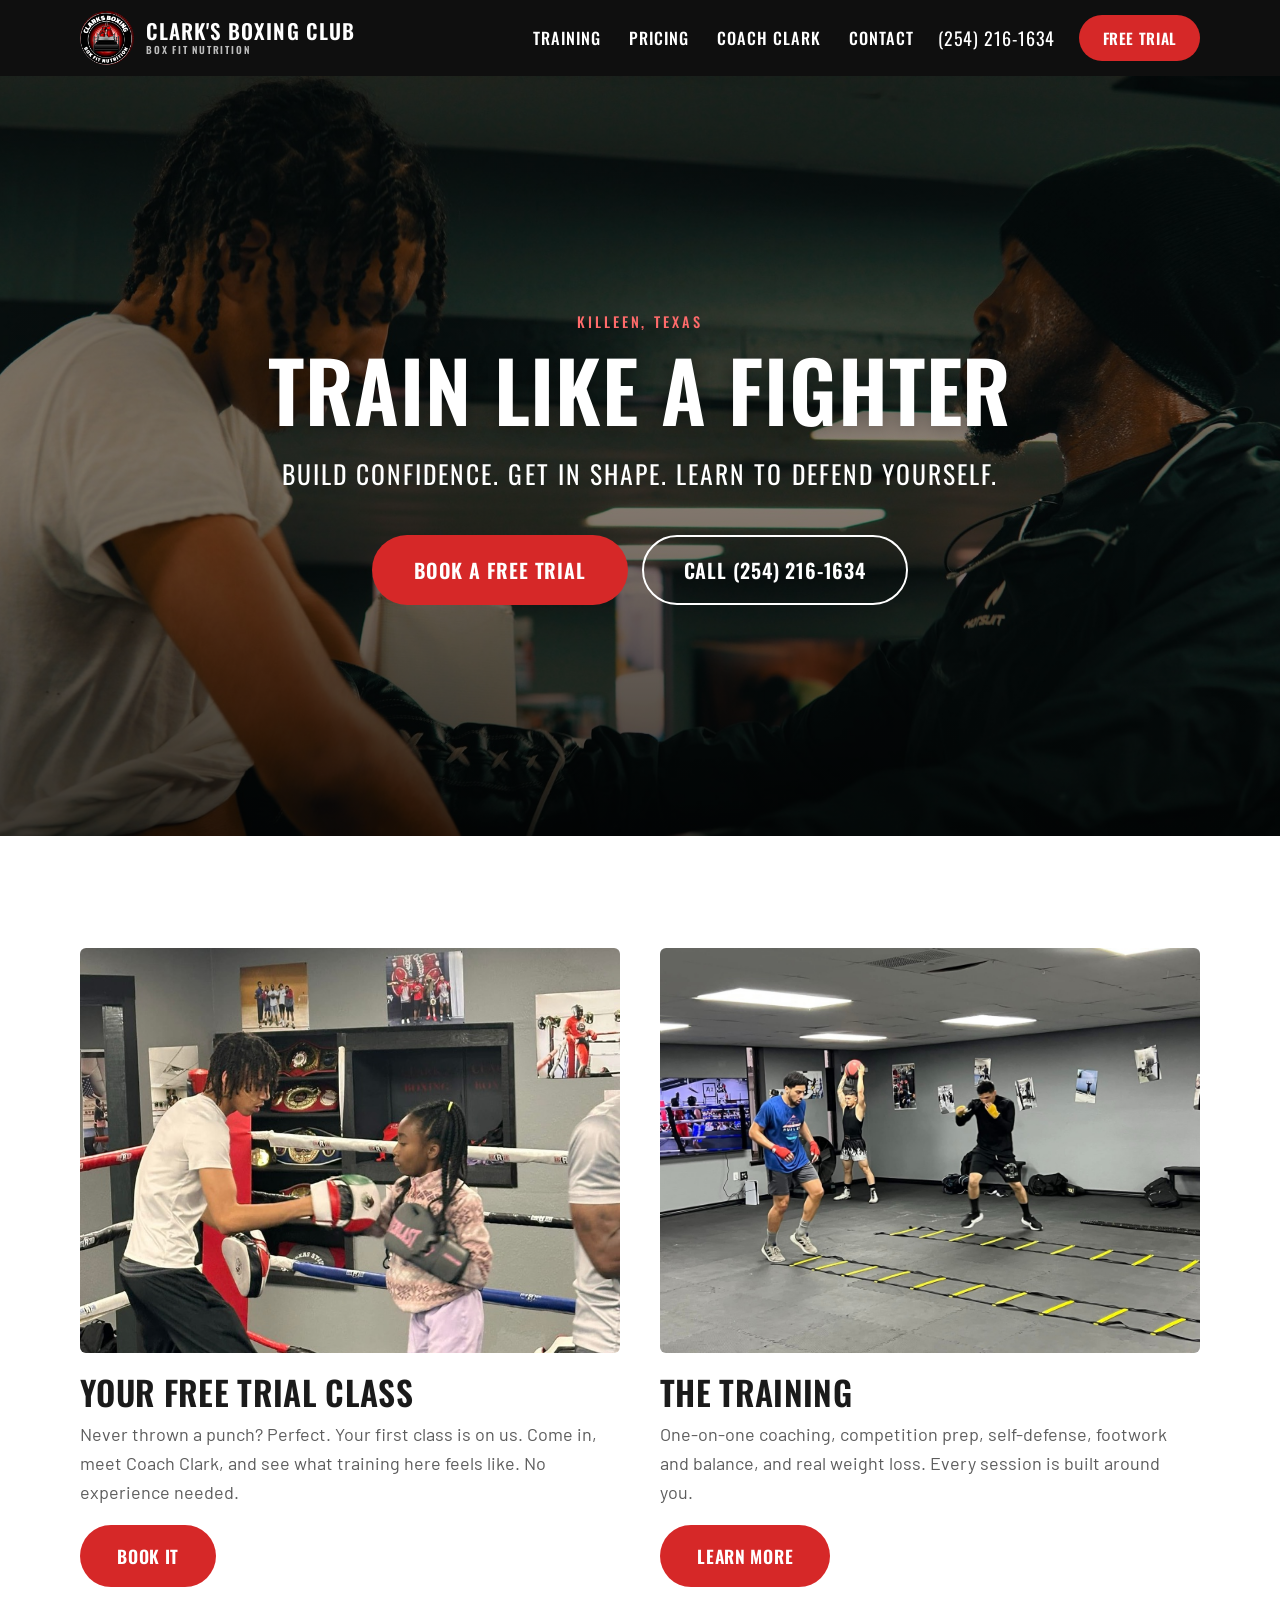
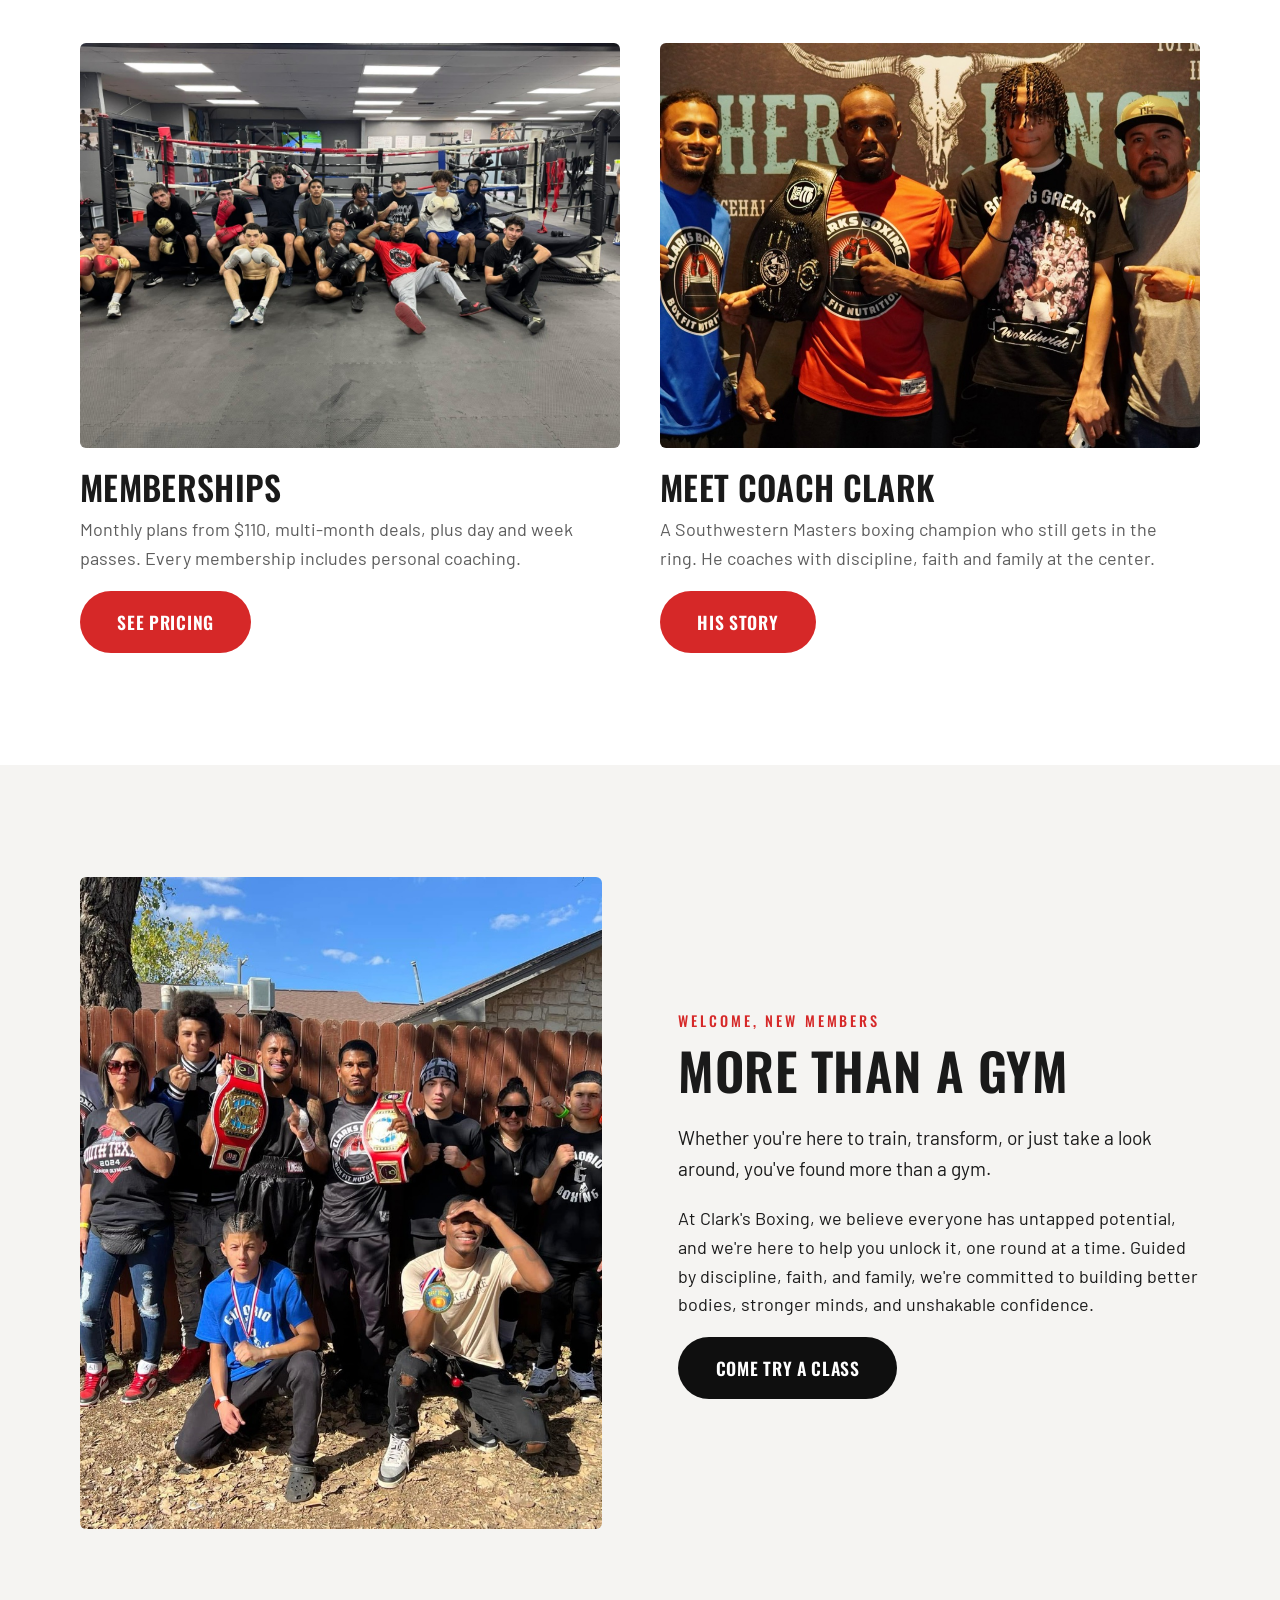
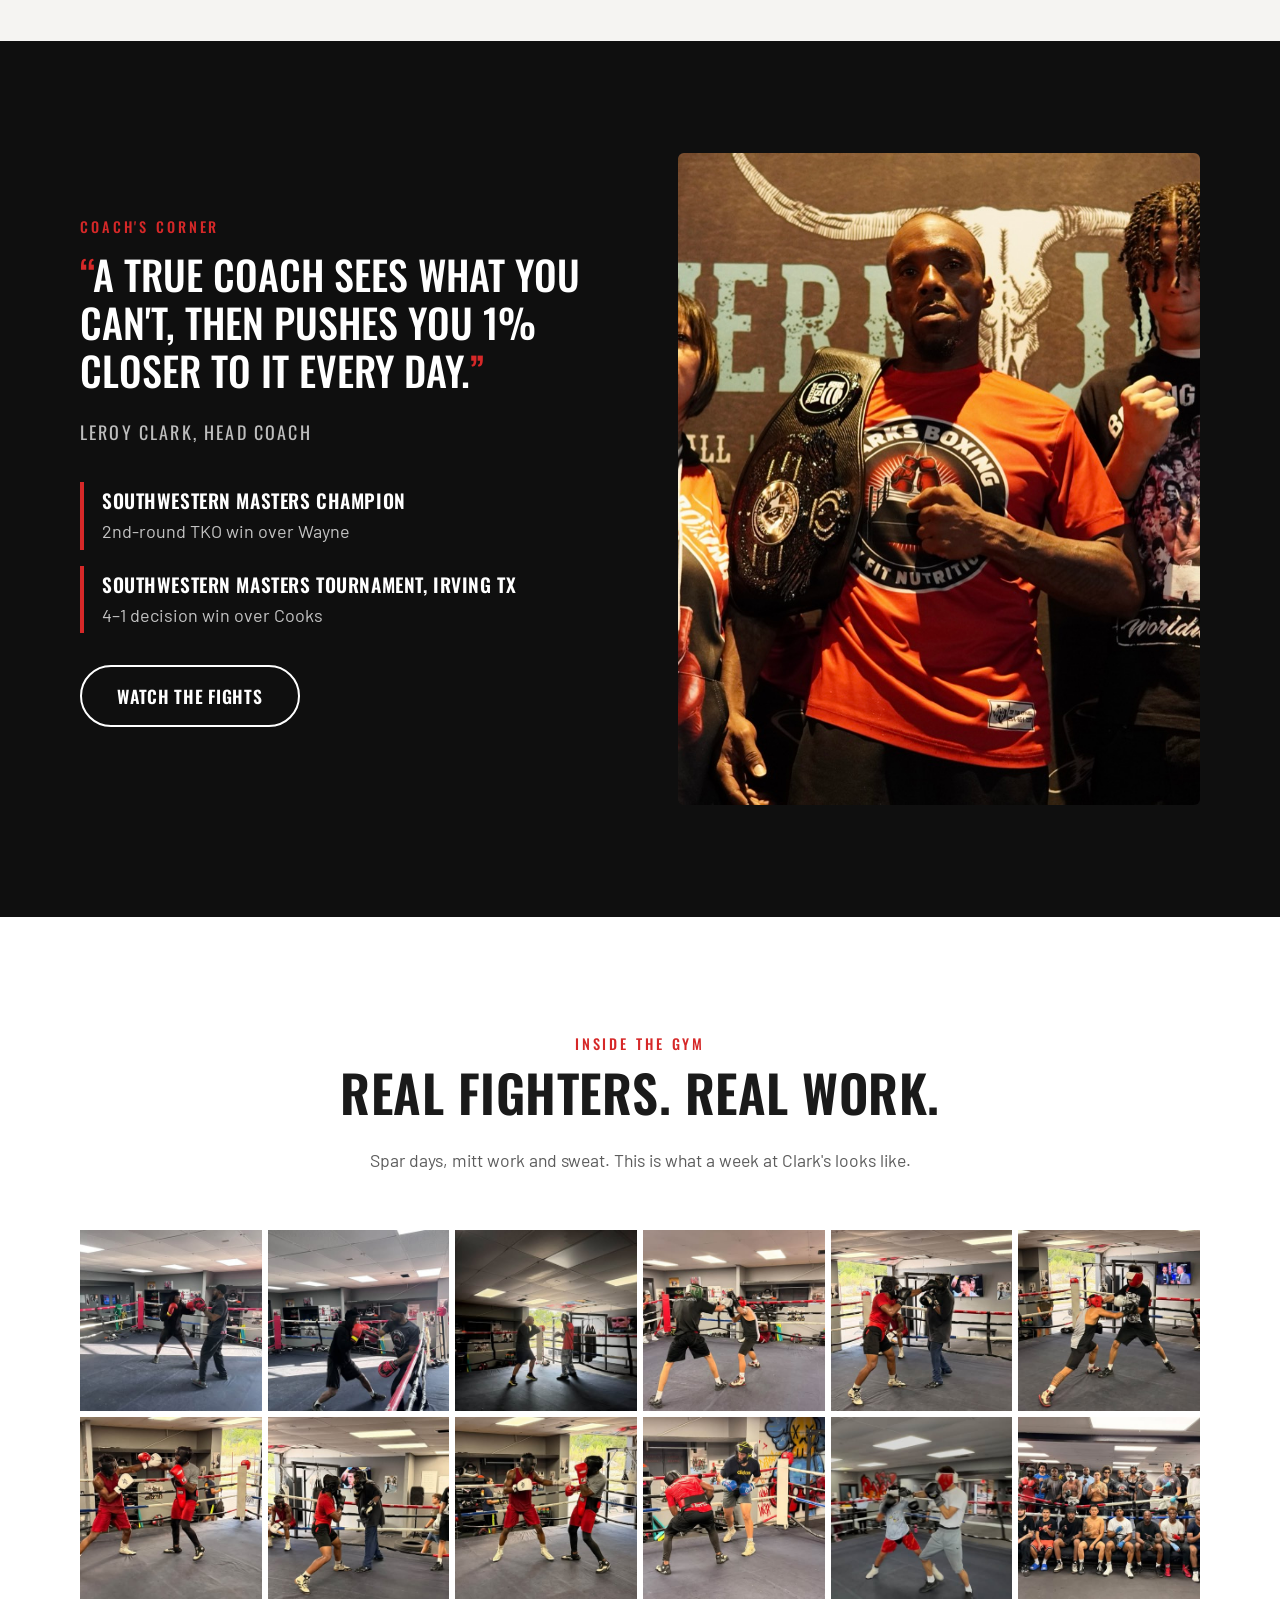
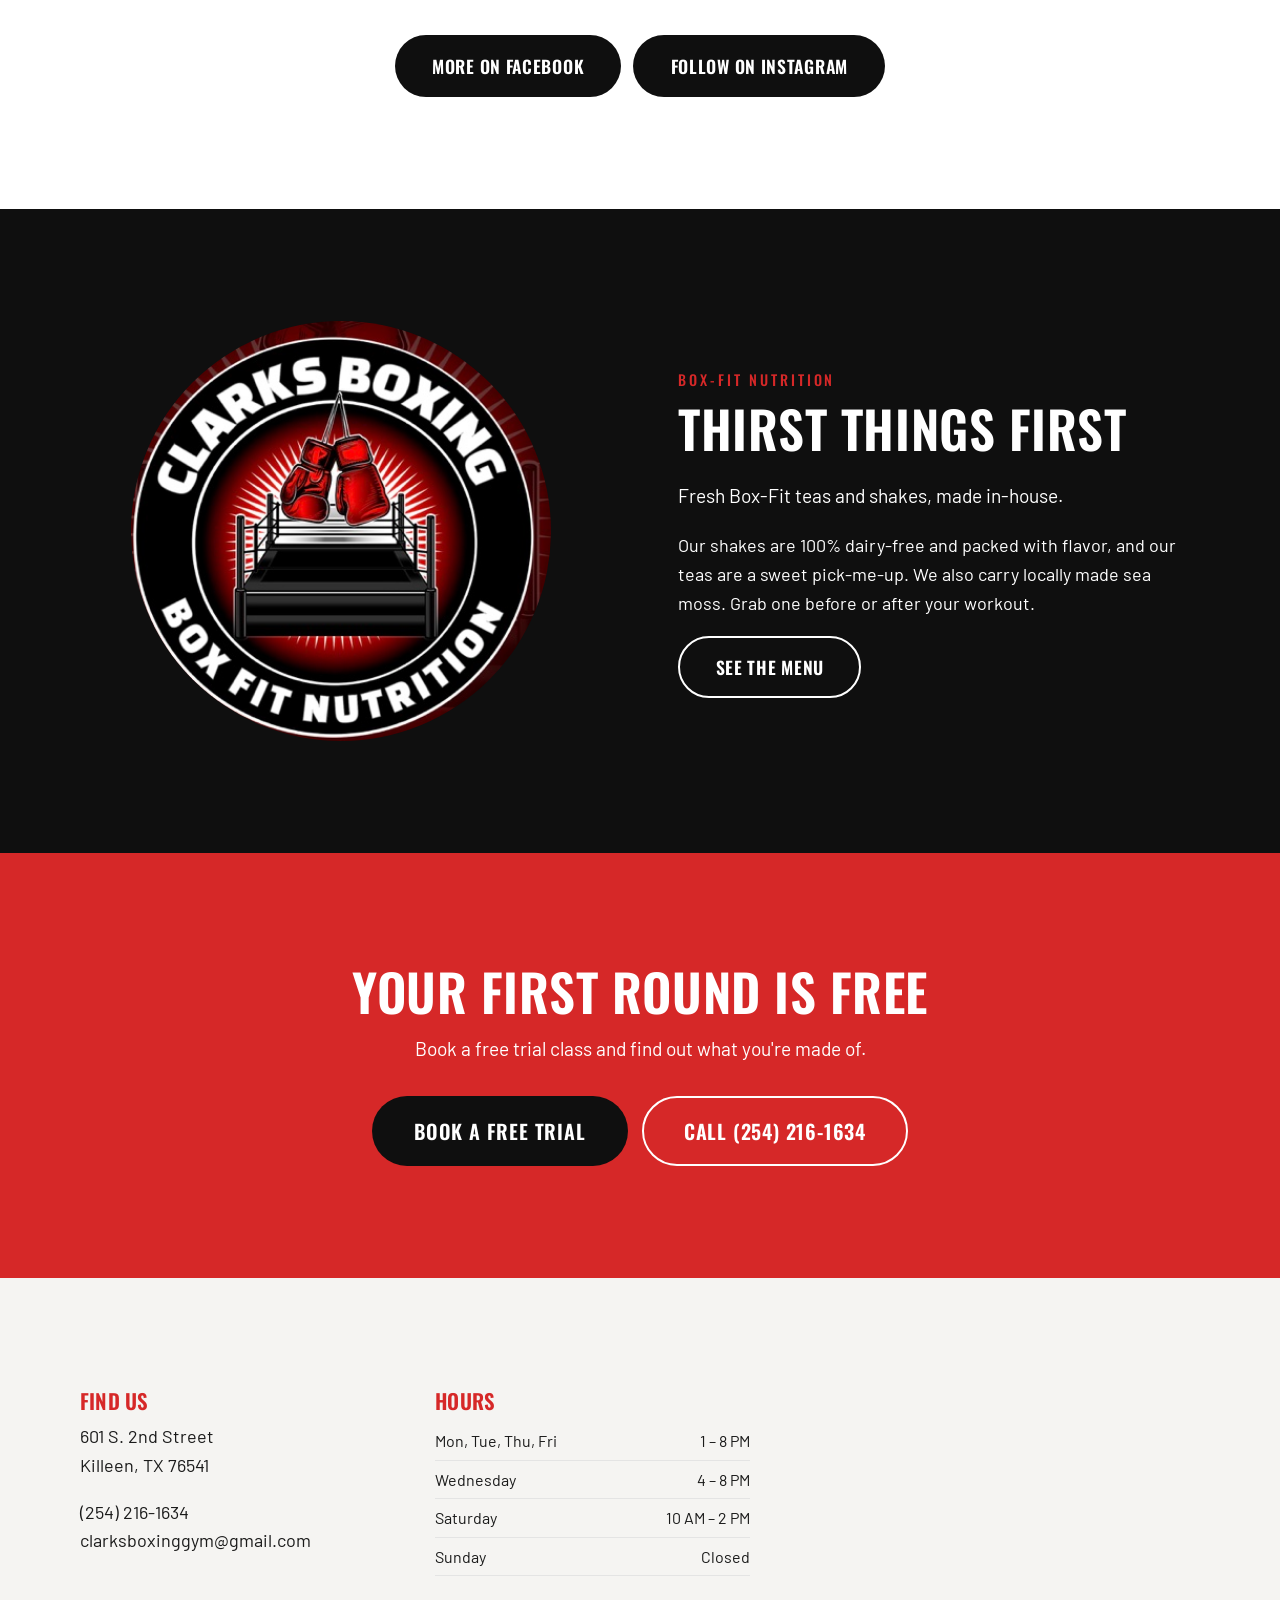
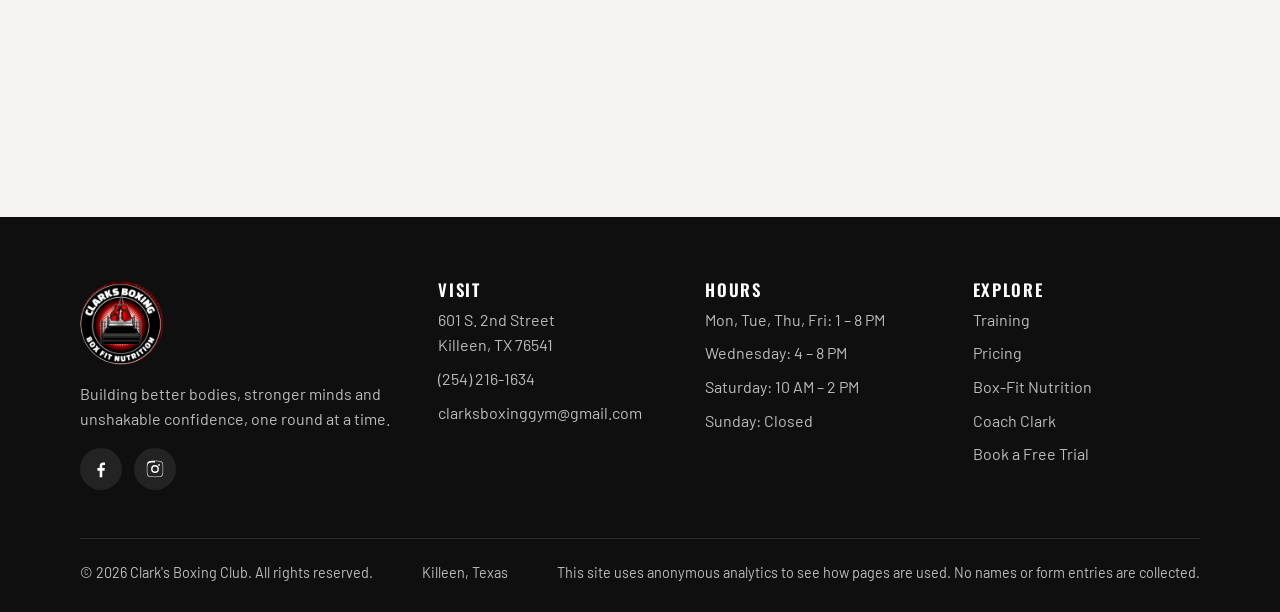
<file: index.html>
<!doctype html>
<html lang="en">
<head>
  <meta charset="utf-8">
  <meta name="viewport" content="width=device-width, initial-scale=1">
  <title>Clark's Boxing Club | Boxing Gym in Killeen, TX</title>
  <meta name="description" content="Clark's Boxing Club in Killeen, Texas. One-on-one boxing training, competition prep, self-defense, footwork and weight loss with Coach Leroy Clark. Book a free trial class.">
  <meta property="og:title" content="Clark's Boxing Club | Killeen, TX">
  <meta property="og:description" content="One-on-one boxing training with Coach Leroy Clark. Book your free trial class.">
  <meta property="og:image" content="https://clarksboxinggym.com/images/hero-mitts.jpg">
  <link rel="icon" href="images/logo-badge.jpg">
  <link rel="preconnect" href="https://fonts.googleapis.com">
  <link rel="preconnect" href="https://fonts.gstatic.com" crossorigin>
  <link href="https://fonts.googleapis.com/css2?family=Barlow:wght@400;500;600&family=Oswald:wght@500;600&display=swap" rel="stylesheet">
  <link rel="stylesheet" href="css/styles.css">
  <script type="application/ld+json">
  {
    "@context": "https://schema.org",
    "@type": "SportsActivityLocation",
    "name": "Clark's Boxing Club",
    "image": "https://clarksboxinggym.com/images/hero-mitts.jpg",
    "telephone": "+1-254-216-1634",
    "email": "clarksboxinggym@gmail.com",
    "address": {
      "@type": "PostalAddress",
      "streetAddress": "601 S. 2nd Street",
      "addressLocality": "Killeen",
      "addressRegion": "TX",
      "postalCode": "76541",
      "addressCountry": "US"
    },
    "openingHoursSpecification": [
      { "@type": "OpeningHoursSpecification", "dayOfWeek": ["Monday", "Tuesday", "Thursday", "Friday"], "opens": "13:00", "closes": "20:00" },
      { "@type": "OpeningHoursSpecification", "dayOfWeek": "Wednesday", "opens": "16:00", "closes": "20:00" },
      { "@type": "OpeningHoursSpecification", "dayOfWeek": "Saturday", "opens": "10:00", "closes": "14:00" }
    ],
    "sameAs": ["https://www.facebook.com/clarks.boxing.boxfit", "https://www.instagram.com/clarks_boxing_gym/"]
  }
  </script>
</head>
<body>
  <a class="skip-link" href="#main">Skip to content</a>

  <header class="site-header">
    <div class="wrap header-inner">
      <a class="brand" href="index.html">
        <img src="images/logo-badge.jpg" alt="Clark's Boxing logo" width="54" height="54">
        <span class="brand-name">Clark's Boxing Club<small>Box Fit Nutrition</small></span>
      </a>
      <nav class="main-nav" id="main-nav" aria-label="Main">
        <ul>
          <li><a href="training.html">Training</a></li>
          <li><a href="pricing.html">Pricing</a></li>
          <li><a href="about.html">Coach Clark</a></li>
          <li><a href="contact.html">Contact</a></li>
        </ul>
        <div class="nav-extra">
          <a class="btn btn-red" href="contact.html">Book a Free Trial</a>
          <a class="btn btn-outline" href="tel:+12542161634">Call (254) 216-1634</a>
        </div>
      </nav>
      <a class="header-phone" href="tel:+12542161634">(254) 216-1634</a>
      <a class="btn btn-red btn-sm header-cta" href="contact.html">Free Trial</a>
      <button class="nav-toggle" type="button" aria-label="Open menu" aria-expanded="false" aria-controls="main-nav"><span></span><span></span><span></span></button>
    </div>
  </header>

  <main id="main">
    <section class="hero" style="background-image: url('images/hero-mitts.jpg');">
      <div class="hero-content">
        <span class="eyebrow">Killeen, Texas</span>
        <h1>Train Like a Fighter</h1>
        <p class="tagline">Build confidence. Get in shape. Learn to defend yourself.</p>
        <div class="hero-actions">
          <a class="btn btn-red" href="contact.html">Book a Free Trial</a>
          <a class="btn btn-outline" href="tel:+12542161634">Call (254) 216-1634</a>
        </div>
      </div>
    </section>

    <section class="section">
      <div class="wrap">
        <div class="card-grid">
          <article class="photo-card">
            <img src="images/coaching-in-ring.jpg" alt="Coach working one-on-one with a young boxer in the ring" loading="lazy">
            <h3>Your Free Trial Class</h3>
            <p>Never thrown a punch? Perfect. Your first class is on us. Come in, meet Coach Clark, and see what training here feels like. No experience needed.</p>
            <a class="btn btn-red" href="contact.html">Book It</a>
          </article>
          <article class="photo-card">
            <img src="images/footwork-ladder.jpg" alt="Boxers running footwork ladder drills" loading="lazy">
            <h3>The Training</h3>
            <p>One-on-one coaching, competition prep, self-defense, footwork and balance, and real weight loss. Every session is built around you.</p>
            <a class="btn btn-red" href="training.html">Learn More</a>
          </article>
          <article class="photo-card">
            <img src="images/team-mats.jpg" alt="Clark's Boxing members gathered on the gym floor" loading="lazy">
            <h3>Memberships</h3>
            <p>Monthly plans from $110, multi-month deals, plus day and week passes. Every membership includes personal coaching.</p>
            <a class="btn btn-red" href="pricing.html">See Pricing</a>
          </article>
          <article class="photo-card">
            <img src="images/coach-clark-belt.jpg" alt="Coach Clark with his Southwestern Masters championship belt" loading="lazy">
            <h3>Meet Coach Clark</h3>
            <p>A Southwestern Masters boxing champion who still gets in the ring. He coaches with discipline, faith and family at the center.</p>
            <a class="btn btn-red" href="about.html">His Story</a>
          </article>
        </div>
      </div>
    </section>

    <section class="section section-paper">
      <div class="wrap split">
        <img src="images/team-champions.jpg" alt="Clark's Boxing team holding championship belts" loading="lazy">
        <div>
          <span class="eyebrow">Welcome, New Members</span>
          <h2>More Than a Gym</h2>
          <p class="lead">Whether you're here to train, transform, or just take a look around, you've found more than a gym.</p>
          <p>At Clark's Boxing, we believe everyone has untapped potential, and we're here to help you unlock it, one round at a time. Guided by discipline, faith, and family, we're committed to building better bodies, stronger minds, and unshakable confidence.</p>
          <a class="btn btn-dark" href="contact.html">Come Try a Class</a>
        </div>
      </div>
    </section>

    <section class="section section-dark">
      <div class="wrap split reverse">
        <img src="images/coach-clark-masters.jpg" alt="Coach Clark at the Southwestern Masters Boxing Tournament" loading="lazy">
        <div>
          <span class="eyebrow">Coach's Corner</span>
          <p class="quote">A true coach sees what you can't, then pushes you 1% closer to it every day.</p>
          <p class="quote-by">Leroy Clark, Head Coach</p>
          <ul class="wins">
            <li><strong>Southwestern Masters Champion</strong><span>2nd-round TKO win over Wayne</span></li>
            <li><strong>Southwestern Masters Tournament, Irving TX</strong><span>4–1 decision win over Cooks</span></li>
          </ul>
          <p style="margin-top: 32px;"><a class="btn btn-outline" href="about.html">Watch the Fights</a></p>
        </div>
      </div>
    </section>

    <section class="section">
      <div class="wrap">
        <div class="section-head">
          <span class="eyebrow">Inside the Gym</span>
          <h2>Real Fighters. Real Work.</h2>
          <p>Spar days, mitt work and sweat. This is what a week at Clark's looks like.</p>
        </div>
        <div class="gallery">
          <a href="https://www.facebook.com/clarks.boxing.boxfit" target="_blank" rel="noopener"><img src="images/gallery/fb02.jpg" alt="Sparring in the gym" loading="lazy"></a>
          <a href="https://www.facebook.com/clarks.boxing.boxfit" target="_blank" rel="noopener"><img src="images/gallery/fb03.jpg" alt="Sparring rounds" loading="lazy"></a>
          <a href="https://www.facebook.com/clarks.boxing.boxfit" target="_blank" rel="noopener"><img src="images/gallery/fb04.jpg" alt="Boxers training" loading="lazy"></a>
          <a href="https://www.facebook.com/clarks.boxing.boxfit" target="_blank" rel="noopener"><img src="images/gallery/fb07.jpg" alt="Sparring in the ring" loading="lazy"></a>
          <a href="https://www.facebook.com/clarks.boxing.boxfit" target="_blank" rel="noopener"><img src="images/gallery/fb08.jpg" alt="Boxer throwing a jab" loading="lazy"></a>
          <a href="https://www.facebook.com/clarks.boxing.boxfit" target="_blank" rel="noopener"><img src="images/gallery/fb09.jpg" alt="Sparring partners exchanging punches" loading="lazy"></a>
          <a href="https://www.facebook.com/clarks.boxing.boxfit" target="_blank" rel="noopener"><img src="images/gallery/fb10.jpg" alt="Spar day at Clark's" loading="lazy"></a>
          <a href="https://www.facebook.com/clarks.boxing.boxfit" target="_blank" rel="noopener"><img src="images/gallery/fb12.jpg" alt="Coached sparring session" loading="lazy"></a>
          <a href="https://www.facebook.com/clarks.boxing.boxfit" target="_blank" rel="noopener"><img src="images/gallery/fb13.jpg" alt="Boxers in red and black sparring" loading="lazy"></a>
          <a href="https://www.facebook.com/clarks.boxing.boxfit" target="_blank" rel="noopener"><img src="images/gallery/fb16.jpg" alt="Sparring at Clark's Boxing" loading="lazy"></a>
          <a href="https://www.facebook.com/clarks.boxing.boxfit" target="_blank" rel="noopener"><img src="images/gallery/fb17.jpg" alt="Boxers squaring off" loading="lazy"></a>
          <a href="https://www.facebook.com/clarks.boxing.boxfit" target="_blank" rel="noopener"><img src="images/gallery/fb19.jpg" alt="The Clark's Boxing team" loading="lazy"></a>
        </div>
        <div class="gallery-cta">
          <a class="btn btn-dark" href="https://www.facebook.com/clarks.boxing.boxfit" target="_blank" rel="noopener">More on Facebook</a>
          <a class="btn btn-dark" href="https://www.instagram.com/clarks_boxing_gym/" target="_blank" rel="noopener">Follow on Instagram</a>
        </div>
      </div>
    </section>

    <section class="section section-dark">
      <div class="wrap split">
        <img src="images/logo-badge.jpg" alt="Clark's Boxing Box Fit Nutrition badge" loading="lazy" style="aspect-ratio: 1; max-width: 420px; margin: 0 auto; border-radius: 50%;">
        <div>
          <span class="eyebrow">Box-Fit Nutrition</span>
          <h2>Thirst Things First</h2>
          <p class="lead">Fresh Box-Fit teas and shakes, made in-house.</p>
          <p>Our shakes are 100% dairy-free and packed with flavor, and our teas are a sweet pick-me-up. We also carry locally made sea moss. Grab one before or after your workout.</p>
          <a class="btn btn-outline" href="pricing.html#nutrition">See the Menu</a>
        </div>
      </div>
    </section>

    <section class="section section-red cta-band">
      <div class="wrap">
        <h2>Your First Round Is Free</h2>
        <p>Book a free trial class and find out what you're made of.</p>
        <div class="hero-actions">
          <a class="btn btn-dark" href="contact.html">Book a Free Trial</a>
          <a class="btn btn-outline" href="tel:+12542161634">Call (254) 216-1634</a>
        </div>
      </div>
    </section>

    <section class="section section-paper">
      <div class="wrap visit">
        <div>
          <h3>Find Us</h3>
          <address>601 S. 2nd Street<br>Killeen, TX 76541</address>
          <p style="margin-top: 1em;"><a href="tel:+12542161634">(254) 216-1634</a><br><a href="mailto:clarksboxinggym@gmail.com">clarksboxinggym@gmail.com</a></p>
        </div>
        <div>
          <h3>Hours</h3>
          <table class="hours">
            <tr><td>Mon, Tue, Thu, Fri</td><td>1 – 8 PM</td></tr>
            <tr><td>Wednesday</td><td>4 – 8 PM</td></tr>
            <tr><td>Saturday</td><td>10 AM – 2 PM</td></tr>
            <tr><td>Sunday</td><td>Closed</td></tr>
          </table>
        </div>
        <div class="map-wrap">
          <iframe class="map" title="Map to Clark's Boxing Club" loading="lazy" referrerpolicy="no-referrer-when-downgrade" src="https://www.google.com/maps?q=601+S+2nd+St,+Killeen,+TX+76541&amp;output=embed"></iframe>
        </div>
      </div>
    </section>
  </main>

  <footer class="site-footer">
    <div class="wrap">
      <div class="footer-grid">
        <div class="footer-brand">
          <img src="images/logo-badge.jpg" alt="Clark's Boxing logo" width="84" height="84" loading="lazy">
          <p>Building better bodies, stronger minds and unshakable confidence, one round at a time.</p>
          <div class="social">
            <a href="https://www.facebook.com/clarks.boxing.boxfit" target="_blank" rel="noopener" aria-label="Clark's Boxing on Facebook"><svg viewBox="0 0 24 24" aria-hidden="true"><path d="M13.5 22v-8h2.7l.4-3.2h-3.1V8.8c0-.9.3-1.5 1.6-1.5h1.7V4.4c-.3 0-1.3-.1-2.4-.1-2.4 0-4 1.5-4 4.1v2.4H7.7V14h2.7v8h3.1z"/></svg></a>
            <a href="https://www.instagram.com/clarks_boxing_gym/" target="_blank" rel="noopener" aria-label="Clark's Boxing on Instagram"><svg viewBox="0 0 24 24" aria-hidden="true"><path d="M12 2.2c3.2 0 3.6 0 4.8.1 1.2.1 1.8.2 2.2.4.6.2 1 .5 1.4.9.4.4.7.8.9 1.4.2.4.4 1.1.4 2.2.1 1.3.1 1.6.1 4.8s0 3.6-.1 4.8c-.1 1.2-.2 1.8-.4 2.2-.2.6-.5 1-.9 1.4-.4.4-.8.7-1.4.9-.4.2-1.1.4-2.2.4-1.3.1-1.6.1-4.8.1s-3.6 0-4.8-.1c-1.2-.1-1.8-.2-2.2-.4-.6-.2-1-.5-1.4-.9-.4-.4-.7-.8-.9-1.4-.2-.4-.4-1.1-.4-2.2C2.2 15.6 2.2 15.2 2.2 12s0-3.6.1-4.8c.1-1.2.2-1.8.4-2.2.2-.6.5-1 .9-1.4.4-.4.8-.7 1.4-.9.4-.2 1.1-.4 2.2-.4C8.4 2.2 8.8 2.2 12 2.2zm0 2c-3.1 0-3.5 0-4.7.1-1.1.1-1.7.2-2 .4-.5.2-.9.4-1.2.8-.4.4-.6.7-.8 1.2-.2.4-.3 1-.4 2C2.8 9.9 2.8 10.3 2.8 12s0 3.5.1 4.7c.1 1.1.2 1.7.4 2 .2.5.4.9.8 1.2.4.4.7.6 1.2.8.4.2 1 .3 2 .4 1.2.1 1.6.1 4.7.1s3.5 0 4.7-.1c1.1-.1 1.7-.2 2-.4.5-.2.9-.4 1.2-.8.4-.4.6-.7.8-1.2.2-.4.3-1 .4-2 .1-1.2.1-1.6.1-4.7s0-3.5-.1-4.7c-.1-1.1-.2-1.7-.4-2-.2-.5-.4-.9-.8-1.2-.4-.4-.7-.6-1.2-.8-.4-.2-1-.3-2-.4-1.2-.1-1.6-.1-4.7-.1zm0 3.1a4.7 4.7 0 1 1 0 9.4 4.7 4.7 0 0 1 0-9.4zm0 7.7a3 3 0 1 0 0-6 3 3 0 0 0 0 6zm6-7.9a1.1 1.1 0 1 1-2.2 0 1.1 1.1 0 0 1 2.2 0z"/></svg></a>
          </div>
        </div>
        <div>
          <h4>Visit</h4>
          <ul>
            <li>601 S. 2nd Street<br>Killeen, TX 76541</li>
            <li><a href="tel:+12542161634">(254) 216-1634</a></li>
            <li><a href="mailto:clarksboxinggym@gmail.com">clarksboxinggym@gmail.com</a></li>
          </ul>
        </div>
        <div>
          <h4>Hours</h4>
          <ul>
            <li>Mon, Tue, Thu, Fri: 1 – 8 PM</li>
            <li>Wednesday: 4 – 8 PM</li>
            <li>Saturday: 10 AM – 2 PM</li>
            <li>Sunday: Closed</li>
          </ul>
        </div>
        <div>
          <h4>Explore</h4>
          <ul>
            <li><a href="training.html">Training</a></li>
            <li><a href="pricing.html">Pricing</a></li>
            <li><a href="pricing.html#nutrition">Box-Fit Nutrition</a></li>
            <li><a href="about.html">Coach Clark</a></li>
            <li><a href="contact.html">Book a Free Trial</a></li>
          </ul>
        </div>
      </div>
      <div class="footer-bottom">
        <span>&copy; <span data-year>2026</span> Clark's Boxing Club. All rights reserved.</span>
        <span>Killeen, Texas</span>
        <span>This site uses anonymous analytics to see how pages are used. No names or form entries are collected.</span>
      </div>
    </div>
  </footer>

  <div class="mobile-bar">
    <a class="btn btn-outline" href="tel:+12542161634" style="color: #fff;">Call</a>
    <a class="btn btn-red" href="contact.html">Book Free Trial</a>
  </div>

  <script src="js/analytics.js"></script>
  <script src="js/main.js"></script>
</body>
</html>
</file>
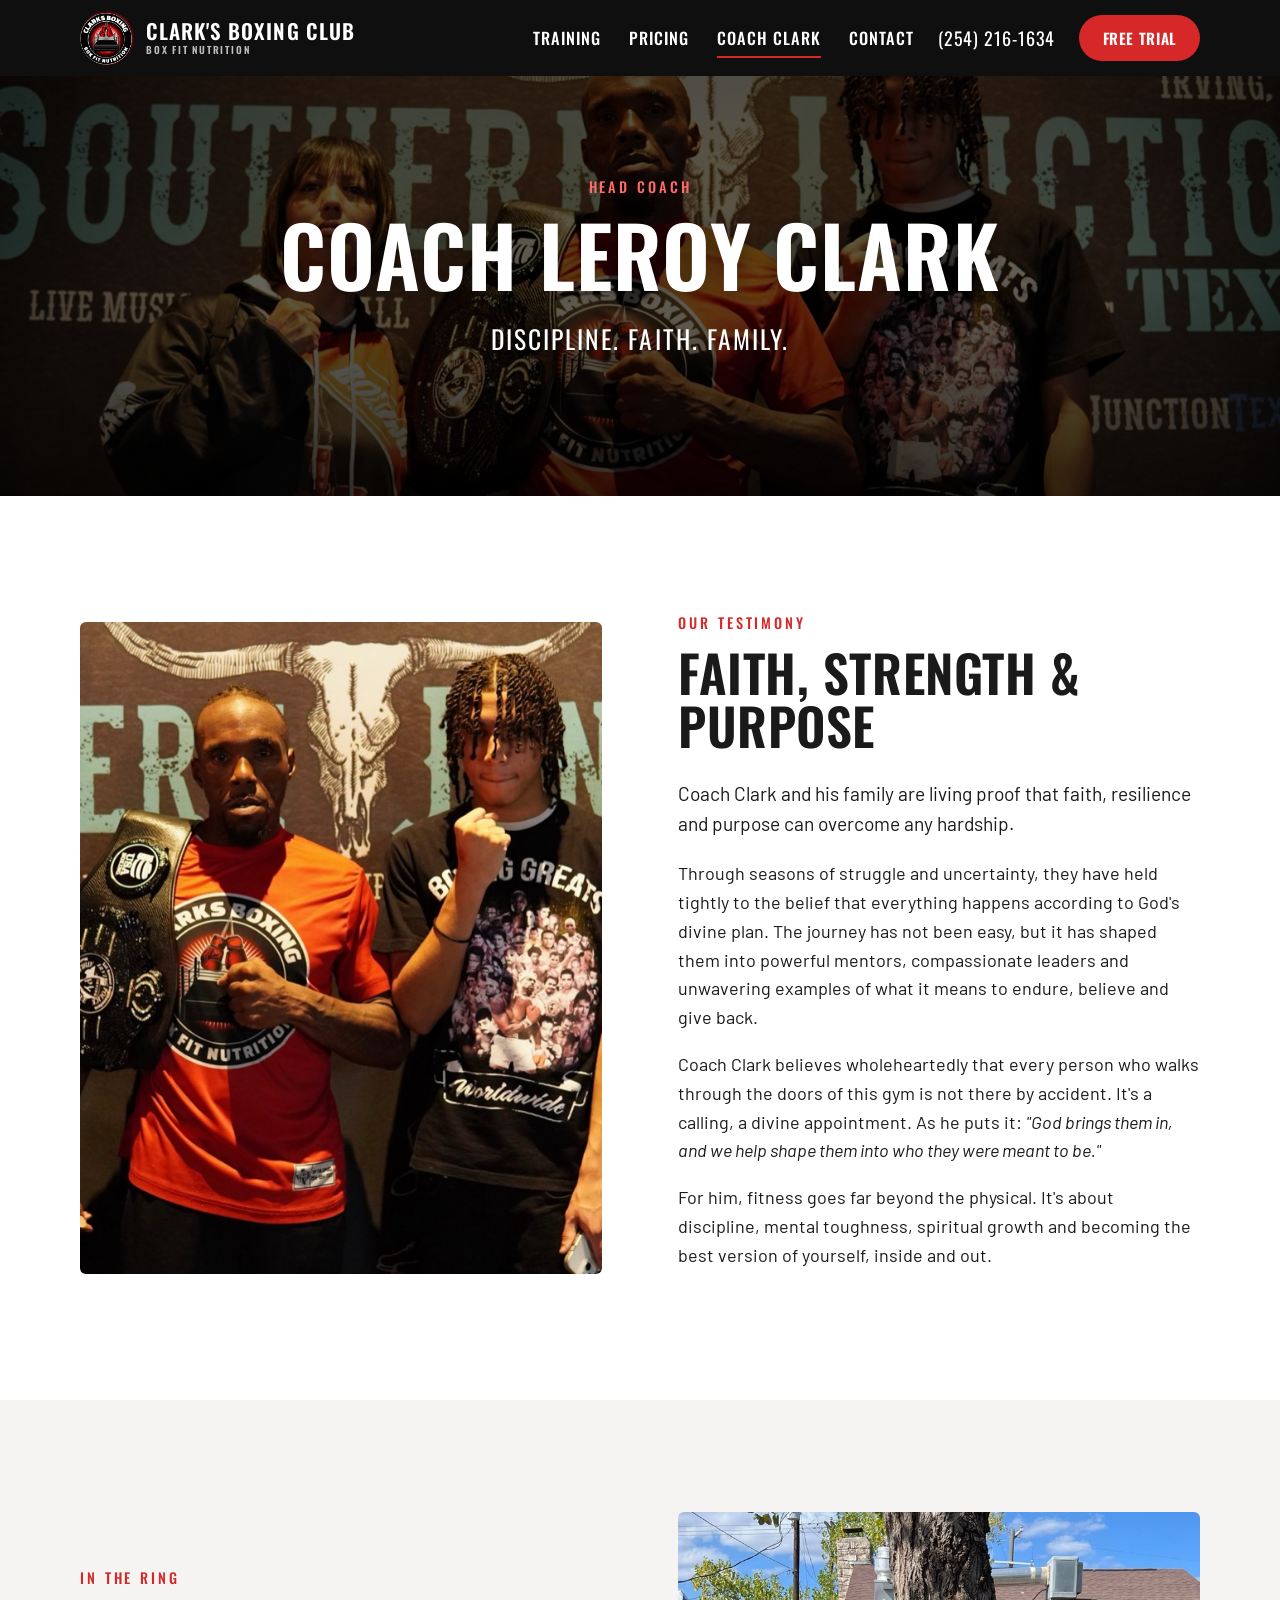
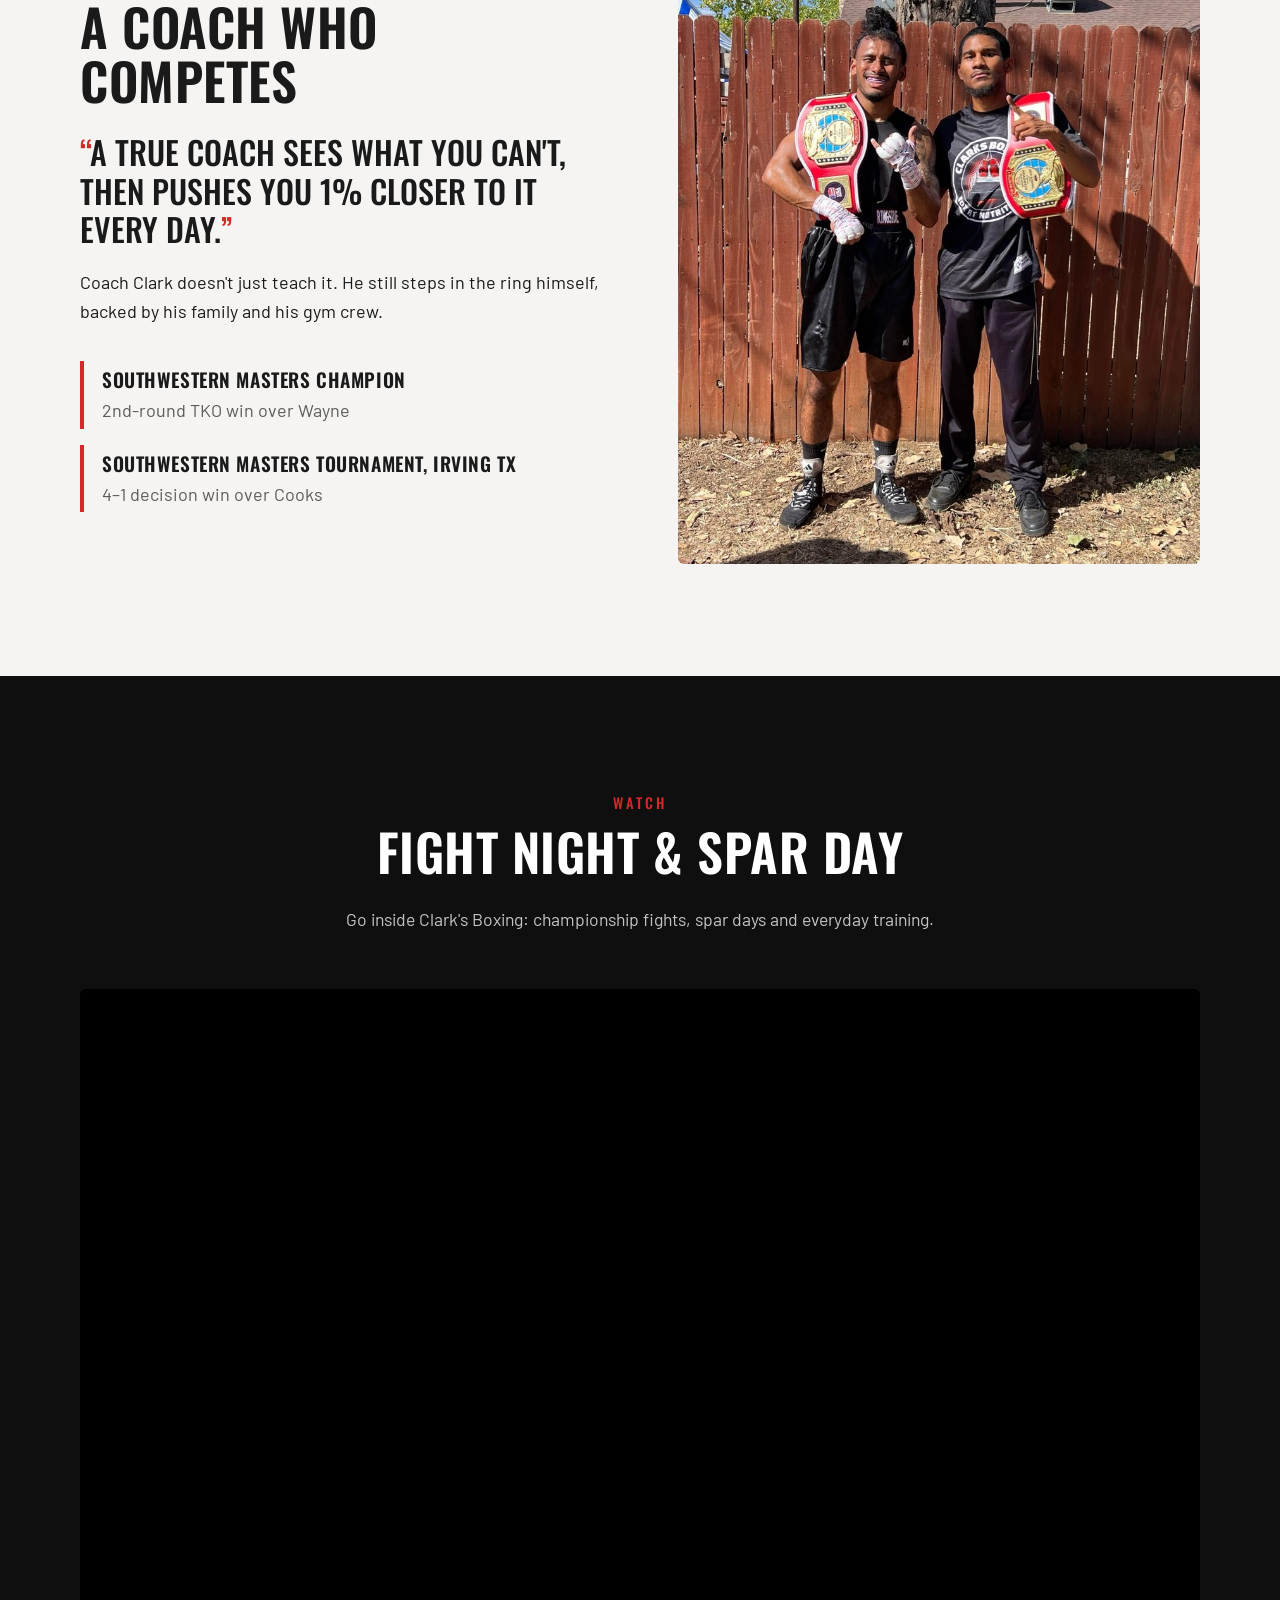
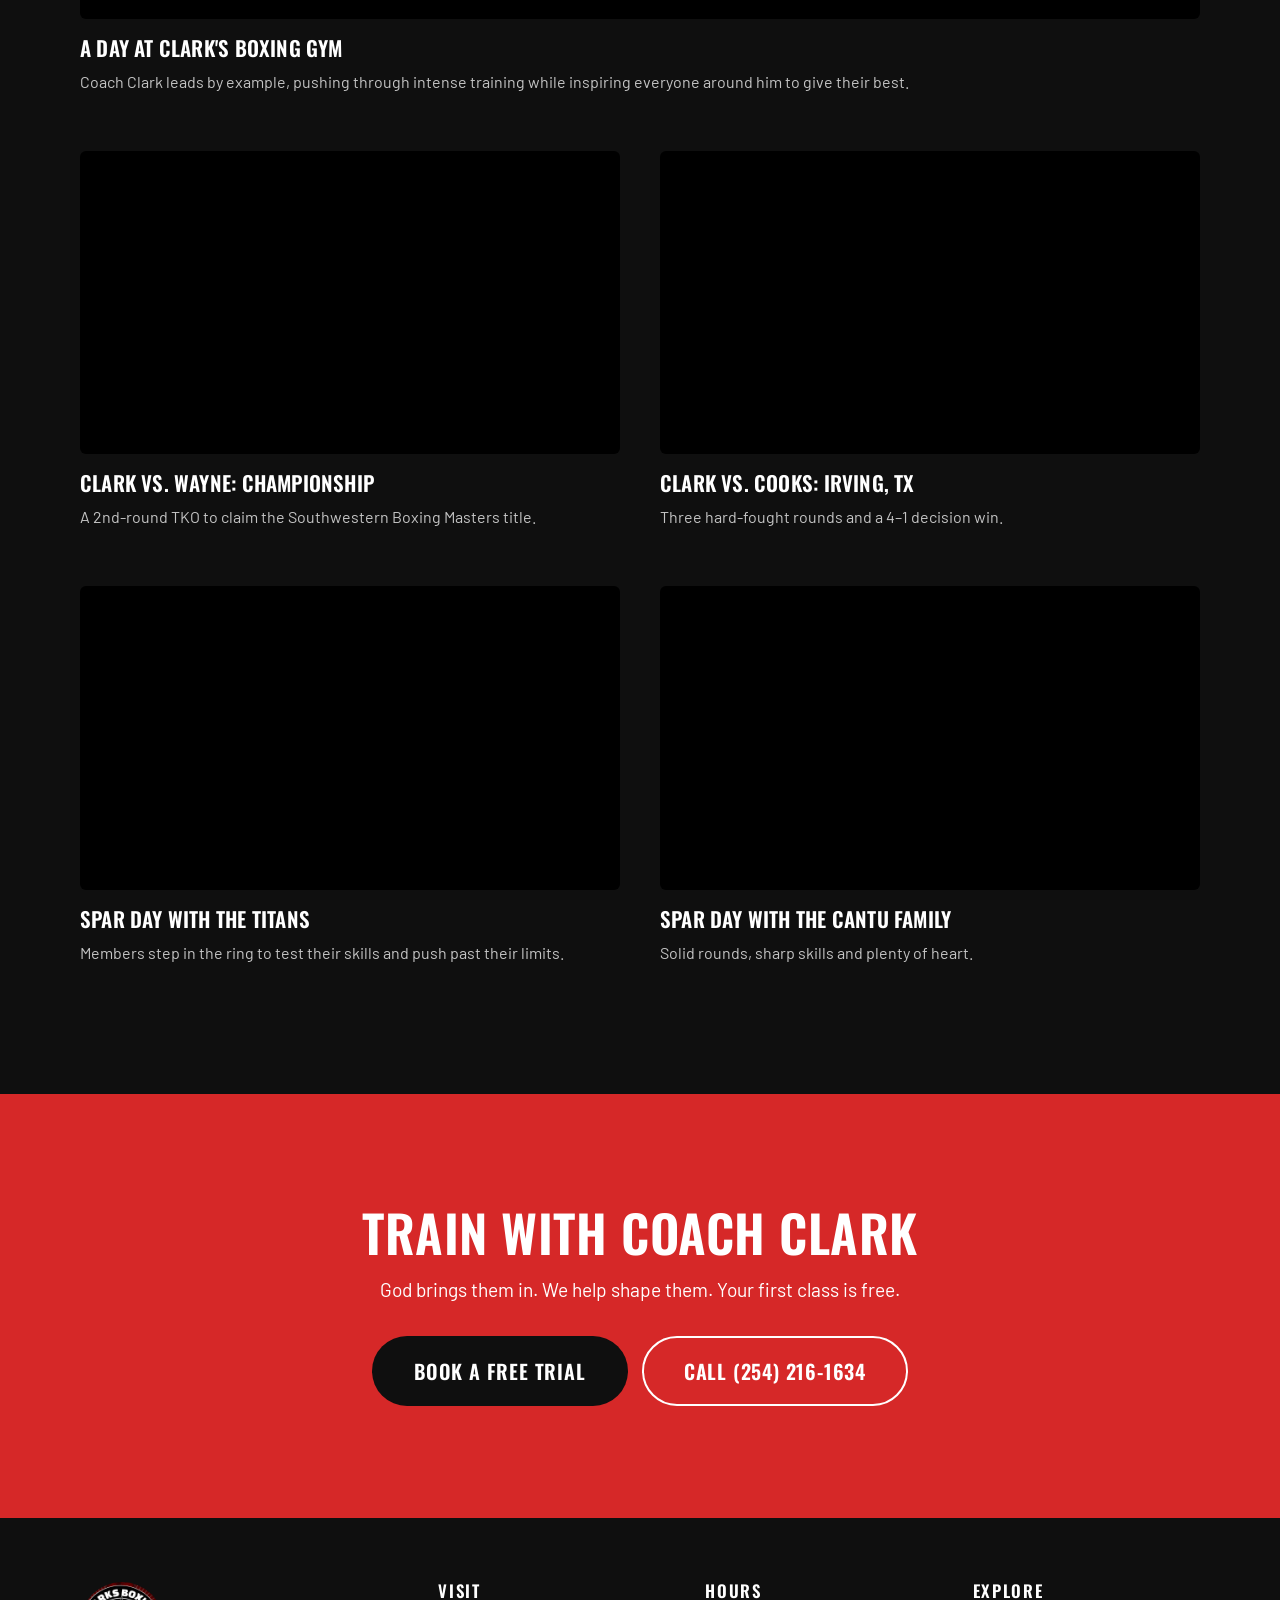
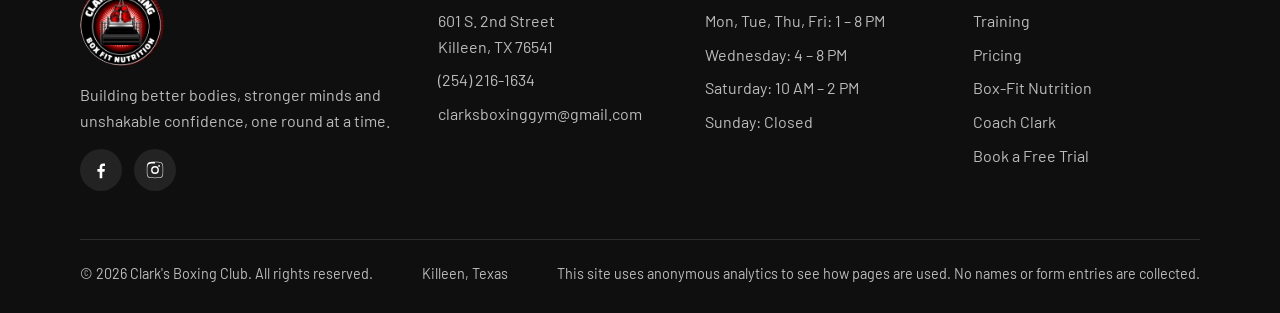
<file: about.html>
<!doctype html>
<html lang="en">
<head>
  <meta charset="utf-8">
  <meta name="viewport" content="width=device-width, initial-scale=1">
  <title>Coach Leroy Clark | Clark's Boxing Club</title>
  <meta name="description" content="Meet Coach Leroy Clark, Southwestern Masters boxing champion and head coach of Clark's Boxing Club in Killeen, TX.">
  <meta property="og:title" content="Coach Leroy Clark | Clark's Boxing Club">
  <meta property="og:description" content="One-on-one boxing training with Coach Leroy Clark. Book your free trial class.">
  <meta property="og:image" content="https://clarksboxinggym.com/images/hero-mitts.jpg">
  <link rel="icon" href="images/logo-badge.jpg">
  <link rel="preconnect" href="https://fonts.googleapis.com">
  <link rel="preconnect" href="https://fonts.gstatic.com" crossorigin>
  <link href="https://fonts.googleapis.com/css2?family=Barlow:wght@400;500;600&family=Oswald:wght@500;600&display=swap" rel="stylesheet">
  <link rel="stylesheet" href="css/styles.css">
</head>
<body>
  <a class="skip-link" href="#main">Skip to content</a>

  <header class="site-header">
    <div class="wrap header-inner">
      <a class="brand" href="index.html">
        <img src="images/logo-badge.jpg" alt="Clark's Boxing logo" width="54" height="54">
        <span class="brand-name">Clark's Boxing Club<small>Box Fit Nutrition</small></span>
      </a>
      <nav class="main-nav" id="main-nav" aria-label="Main">
        <ul>
          <li><a href="training.html">Training</a></li>
          <li><a href="pricing.html">Pricing</a></li>
          <li><a href="about.html" aria-current="page">Coach Clark</a></li>
          <li><a href="contact.html">Contact</a></li>
        </ul>
        <div class="nav-extra">
          <a class="btn btn-red" href="contact.html">Book a Free Trial</a>
          <a class="btn btn-outline" href="tel:+12542161634">Call (254) 216-1634</a>
        </div>
      </nav>
      <a class="header-phone" href="tel:+12542161634">(254) 216-1634</a>
      <a class="btn btn-red btn-sm header-cta" href="contact.html">Free Trial</a>
      <button class="nav-toggle" type="button" aria-label="Open menu" aria-expanded="false" aria-controls="main-nav"><span></span><span></span><span></span></button>
    </div>
  </header>

  <main id="main">
    <section class="hero hero-sm" style="background-image: url('images/coach-clark-masters.jpg'); background-position: center 30%;">
      <div class="hero-content">
        <span class="eyebrow">Head Coach</span>
        <h1>Coach Leroy Clark</h1>
        <p class="tagline">Discipline. Faith. Family.</p>
      </div>
    </section>

    <section class="section">
      <div class="wrap split">
        <img src="images/coach-clark-belt.jpg" alt="Coach Clark holding his championship belt with fellow boxers" loading="lazy">
        <div>
          <span class="eyebrow">Our Testimony</span>
          <h2>Faith, Strength &amp; Purpose</h2>
          <p class="lead">Coach Clark and his family are living proof that faith, resilience and purpose can overcome any hardship.</p>
          <p>Through seasons of struggle and uncertainty, they have held tightly to the belief that everything happens according to God's divine plan. The journey has not been easy, but it has shaped them into powerful mentors, compassionate leaders and unwavering examples of what it means to endure, believe and give back.</p>
          <p>Coach Clark believes wholeheartedly that every person who walks through the doors of this gym is not there by accident. It's a calling, a divine appointment. As he puts it: <em>"God brings them in, and we help shape them into who they were meant to be."</em></p>
          <p>For him, fitness goes far beyond the physical. It's about discipline, mental toughness, spiritual growth and becoming the best version of yourself, inside and out.</p>
        </div>
      </div>
    </section>

    <section class="section section-paper">
      <div class="wrap split reverse">
        <img src="images/champions-belts.jpg" alt="Two Clark's Boxing fighters holding championship belts" loading="lazy">
        <div>
          <span class="eyebrow">In the Ring</span>
          <h2>A Coach Who Competes</h2>
          <p class="quote" style="font-size: clamp(1.4rem, 2.6vw, 2rem);">A true coach sees what you can't, then pushes you 1% closer to it every day.</p>
          <p>Coach Clark doesn't just teach it. He still steps in the ring himself, backed by his family and his gym crew.</p>
          <ul class="wins" style="color: var(--ink);">
            <li><strong>Southwestern Masters Champion</strong><span style="color: var(--grey);">2nd-round TKO win over Wayne</span></li>
            <li><strong>Southwestern Masters Tournament, Irving TX</strong><span style="color: var(--grey);">4–1 decision win over Cooks</span></li>
          </ul>
        </div>
      </div>
    </section>

    <section class="section section-dark">
      <div class="wrap">
        <div class="section-head">
          <span class="eyebrow">Watch</span>
          <h2>Fight Night &amp; Spar Day</h2>
          <p>Go inside Clark's Boxing: championship fights, spar days and everyday training.</p>
        </div>
        <div class="video-grid">
          <div class="video-item video-feature">
            <div class="video"><iframe src="https://www.youtube-nocookie.com/embed/XdhBS6_v7sI" title="A Day at Clark's Boxing Gym" loading="lazy" allow="accelerometer; encrypted-media; gyroscope; picture-in-picture" allowfullscreen></iframe></div>
            <h3>A Day at Clark's Boxing Gym</h3>
            <p>Coach Clark leads by example, pushing through intense training while inspiring everyone around him to give their best.</p>
          </div>
          <div class="video-item">
            <div class="video"><iframe src="https://www.youtube-nocookie.com/embed/cZgvwZPNYbc" title="Clark vs. Wayne, Southwestern Boxing Masters Championship" loading="lazy" allow="accelerometer; encrypted-media; gyroscope; picture-in-picture" allowfullscreen></iframe></div>
            <h3>Clark vs. Wayne: Championship</h3>
            <p>A 2nd-round TKO to claim the Southwestern Boxing Masters title.</p>
          </div>
          <div class="video-item">
            <div class="video"><iframe src="https://www.youtube-nocookie.com/embed/sauOyRxl3gU" title="Clark vs. Cooks, Southwestern Masters Boxing Tournament" loading="lazy" allow="accelerometer; encrypted-media; gyroscope; picture-in-picture" allowfullscreen></iframe></div>
            <h3>Clark vs. Cooks: Irving, TX</h3>
            <p>Three hard-fought rounds and a 4–1 decision win.</p>
          </div>
          <div class="video-item">
            <div class="video"><iframe src="https://www.youtube-nocookie.com/embed/xSLt76HZeE4" title="Clark's Boxing Spar Day with Titans" loading="lazy" allow="accelerometer; encrypted-media; gyroscope; picture-in-picture" allowfullscreen></iframe></div>
            <h3>Spar Day With the Titans</h3>
            <p>Members step in the ring to test their skills and push past their limits.</p>
          </div>
          <div class="video-item">
            <div class="video"><iframe src="https://www.youtube-nocookie.com/embed/go0uKsfi4kA" title="Clark's Boxing Gym Spar Day with the Cantu Family" loading="lazy" allow="accelerometer; encrypted-media; gyroscope; picture-in-picture" allowfullscreen></iframe></div>
            <h3>Spar Day With the Cantu Family</h3>
            <p>Solid rounds, sharp skills and plenty of heart.</p>
          </div>
        </div>
      </div>
    </section>

    <section class="section section-red cta-band">
      <div class="wrap">
        <h2>Train With Coach Clark</h2>
        <p>God brings them in. We help shape them. Your first class is free.</p>
        <div class="hero-actions">
          <a class="btn btn-dark" href="contact.html">Book a Free Trial</a>
          <a class="btn btn-outline" href="tel:+12542161634">Call (254) 216-1634</a>
        </div>
      </div>
    </section>
  </main>

  <footer class="site-footer">
    <div class="wrap">
      <div class="footer-grid">
        <div class="footer-brand">
          <img src="images/logo-badge.jpg" alt="Clark's Boxing logo" width="84" height="84" loading="lazy">
          <p>Building better bodies, stronger minds and unshakable confidence, one round at a time.</p>
          <div class="social">
            <a href="https://www.facebook.com/clarks.boxing.boxfit" target="_blank" rel="noopener" aria-label="Clark's Boxing on Facebook"><svg viewBox="0 0 24 24" aria-hidden="true"><path d="M13.5 22v-8h2.7l.4-3.2h-3.1V8.8c0-.9.3-1.5 1.6-1.5h1.7V4.4c-.3 0-1.3-.1-2.4-.1-2.4 0-4 1.5-4 4.1v2.4H7.7V14h2.7v8h3.1z"/></svg></a>
            <a href="https://www.instagram.com/clarks_boxing_gym/" target="_blank" rel="noopener" aria-label="Clark's Boxing on Instagram"><svg viewBox="0 0 24 24" aria-hidden="true"><path d="M12 2.2c3.2 0 3.6 0 4.8.1 1.2.1 1.8.2 2.2.4.6.2 1 .5 1.4.9.4.4.7.8.9 1.4.2.4.4 1.1.4 2.2.1 1.3.1 1.6.1 4.8s0 3.6-.1 4.8c-.1 1.2-.2 1.8-.4 2.2-.2.6-.5 1-.9 1.4-.4.4-.8.7-1.4.9-.4.2-1.1.4-2.2.4-1.3.1-1.6.1-4.8.1s-3.6 0-4.8-.1c-1.2-.1-1.8-.2-2.2-.4-.6-.2-1-.5-1.4-.9-.4-.4-.7-.8-.9-1.4-.2-.4-.4-1.1-.4-2.2C2.2 15.6 2.2 15.2 2.2 12s0-3.6.1-4.8c.1-1.2.2-1.8.4-2.2.2-.6.5-1 .9-1.4.4-.4.8-.7 1.4-.9.4-.2 1.1-.4 2.2-.4C8.4 2.2 8.8 2.2 12 2.2zm0 2c-3.1 0-3.5 0-4.7.1-1.1.1-1.7.2-2 .4-.5.2-.9.4-1.2.8-.4.4-.6.7-.8 1.2-.2.4-.3 1-.4 2C2.8 9.9 2.8 10.3 2.8 12s0 3.5.1 4.7c.1 1.1.2 1.7.4 2 .2.5.4.9.8 1.2.4.4.7.6 1.2.8.4.2 1 .3 2 .4 1.2.1 1.6.1 4.7.1s3.5 0 4.7-.1c1.1-.1 1.7-.2 2-.4.5-.2.9-.4 1.2-.8.4-.4.6-.7.8-1.2.2-.4.3-1 .4-2 .1-1.2.1-1.6.1-4.7s0-3.5-.1-4.7c-.1-1.1-.2-1.7-.4-2-.2-.5-.4-.9-.8-1.2-.4-.4-.7-.6-1.2-.8-.4-.2-1-.3-2-.4-1.2-.1-1.6-.1-4.7-.1zm0 3.1a4.7 4.7 0 1 1 0 9.4 4.7 4.7 0 0 1 0-9.4zm0 7.7a3 3 0 1 0 0-6 3 3 0 0 0 0 6zm6-7.9a1.1 1.1 0 1 1-2.2 0 1.1 1.1 0 0 1 2.2 0z"/></svg></a>
          </div>
        </div>
        <div>
          <h4>Visit</h4>
          <ul>
            <li>601 S. 2nd Street<br>Killeen, TX 76541</li>
            <li><a href="tel:+12542161634">(254) 216-1634</a></li>
            <li><a href="mailto:clarksboxinggym@gmail.com">clarksboxinggym@gmail.com</a></li>
          </ul>
        </div>
        <div>
          <h4>Hours</h4>
          <ul>
            <li>Mon, Tue, Thu, Fri: 1 – 8 PM</li>
            <li>Wednesday: 4 – 8 PM</li>
            <li>Saturday: 10 AM – 2 PM</li>
            <li>Sunday: Closed</li>
          </ul>
        </div>
        <div>
          <h4>Explore</h4>
          <ul>
            <li><a href="training.html">Training</a></li>
            <li><a href="pricing.html">Pricing</a></li>
            <li><a href="pricing.html#nutrition">Box-Fit Nutrition</a></li>
            <li><a href="about.html">Coach Clark</a></li>
            <li><a href="contact.html">Book a Free Trial</a></li>
          </ul>
        </div>
      </div>
      <div class="footer-bottom">
        <span>&copy; <span data-year>2026</span> Clark's Boxing Club. All rights reserved.</span>
        <span>Killeen, Texas</span>
        <span>This site uses anonymous analytics to see how pages are used. No names or form entries are collected.</span>
      </div>
    </div>
  </footer>

  <div class="mobile-bar">
    <a class="btn btn-outline" href="tel:+12542161634" style="color: #fff;">Call</a>
    <a class="btn btn-red" href="contact.html">Book Free Trial</a>
  </div>

  <script src="js/analytics.js"></script>
  <script src="js/main.js"></script>
</body>
</html>
</file>
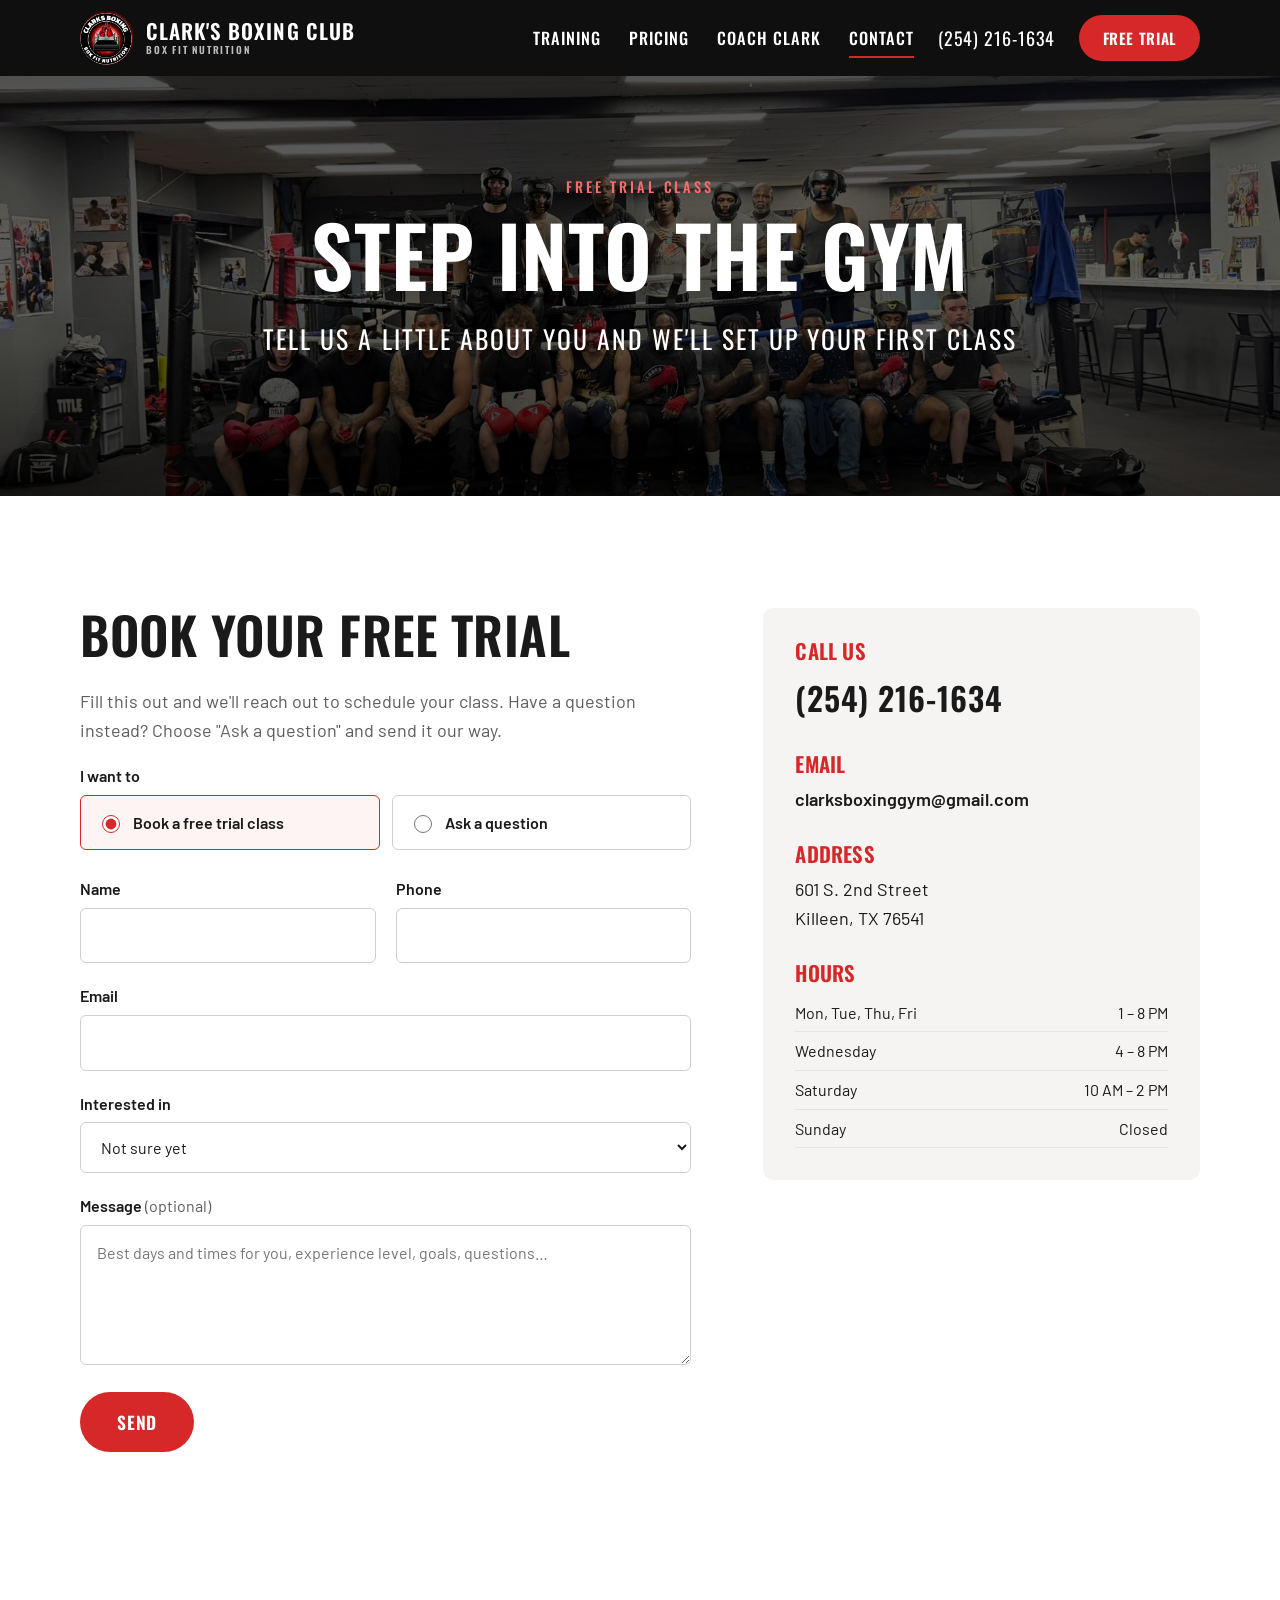
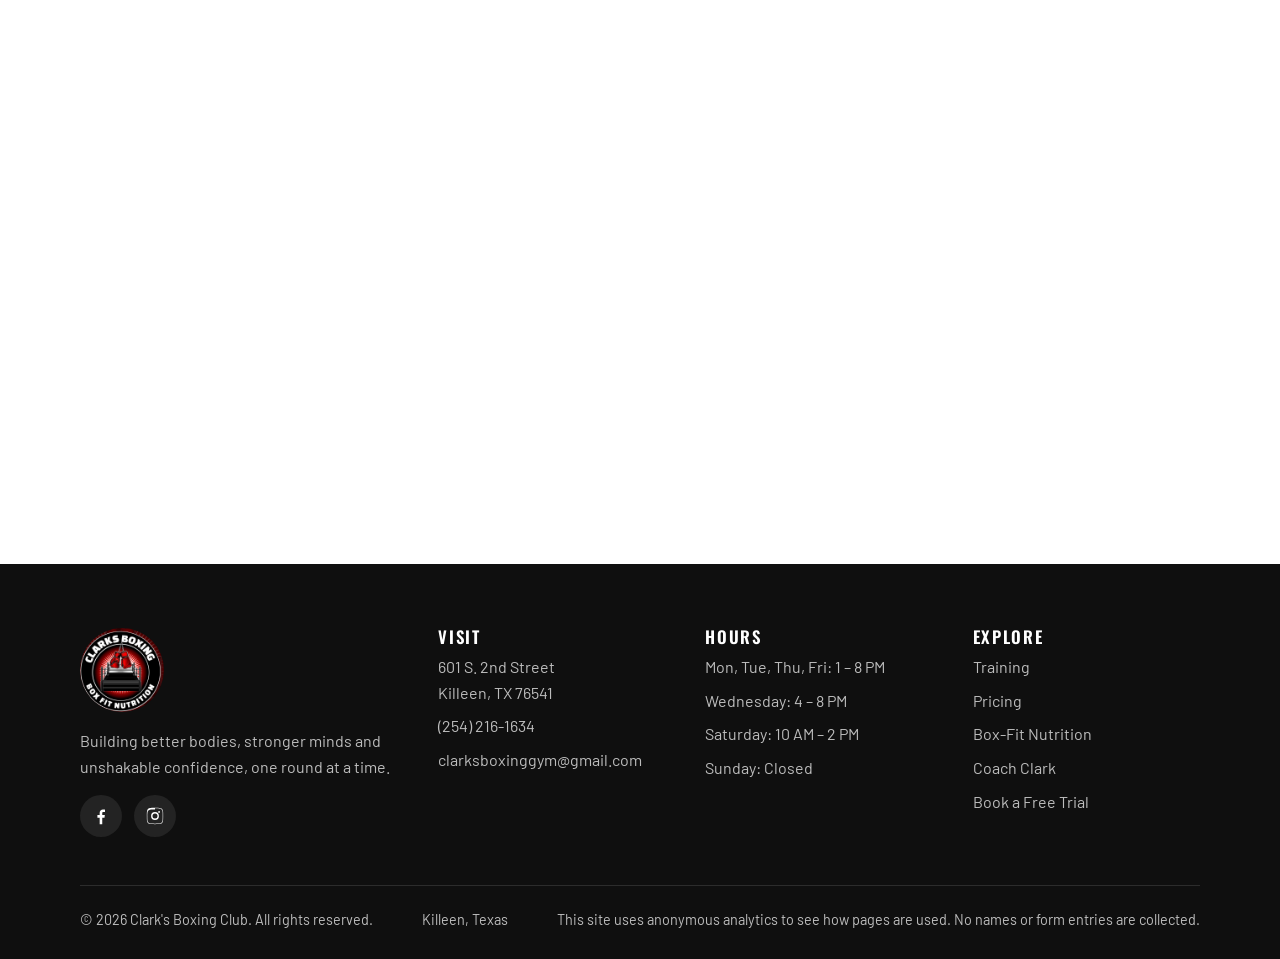
<file: contact.html>
<!doctype html>
<html lang="en">
<head>
  <meta charset="utf-8">
  <meta name="viewport" content="width=device-width, initial-scale=1">
  <title>Book a Free Trial | Clark's Boxing Club, Killeen TX</title>
  <meta name="description" content="Book a free trial boxing class at Clark's Boxing Club, 601 S. 2nd Street, Killeen, TX. Call (254) 216-1634.">
  <meta property="og:title" content="Book a Free Trial | Clark's Boxing Club, Killeen TX">
  <meta property="og:description" content="One-on-one boxing training with Coach Leroy Clark. Book your free trial class.">
  <meta property="og:image" content="https://clarksboxinggym.com/images/hero-mitts.jpg">
  <link rel="icon" href="images/logo-badge.jpg">
  <link rel="preconnect" href="https://fonts.googleapis.com">
  <link rel="preconnect" href="https://fonts.gstatic.com" crossorigin>
  <link href="https://fonts.googleapis.com/css2?family=Barlow:wght@400;500;600&family=Oswald:wght@500;600&display=swap" rel="stylesheet">
  <link rel="stylesheet" href="css/styles.css">
</head>
<body>
  <a class="skip-link" href="#main">Skip to content</a>

  <header class="site-header">
    <div class="wrap header-inner">
      <a class="brand" href="index.html">
        <img src="images/logo-badge.jpg" alt="Clark's Boxing logo" width="54" height="54">
        <span class="brand-name">Clark's Boxing Club<small>Box Fit Nutrition</small></span>
      </a>
      <nav class="main-nav" id="main-nav" aria-label="Main">
        <ul>
          <li><a href="training.html">Training</a></li>
          <li><a href="pricing.html">Pricing</a></li>
          <li><a href="about.html">Coach Clark</a></li>
          <li><a href="contact.html" aria-current="page">Contact</a></li>
        </ul>
        <div class="nav-extra">
          <a class="btn btn-red" href="contact.html">Book a Free Trial</a>
          <a class="btn btn-outline" href="tel:+12542161634">Call (254) 216-1634</a>
        </div>
      </nav>
      <a class="header-phone" href="tel:+12542161634">(254) 216-1634</a>
      <a class="btn btn-red btn-sm header-cta" href="contact.html">Free Trial</a>
      <button class="nav-toggle" type="button" aria-label="Open menu" aria-expanded="false" aria-controls="main-nav"><span></span><span></span><span></span></button>
    </div>
  </header>

  <main id="main">
    <section class="hero hero-sm" style="background-image: url('images/gym-floor.jpg');">
      <div class="hero-content">
        <span class="eyebrow">Free Trial Class</span>
        <h1>Step Into the Gym</h1>
        <p class="tagline">Tell us a little about you and we'll set up your first class</p>
      </div>
    </section>

    <section class="section">
      <div class="wrap contact-layout">
        <div>
          <h2>Book Your Free Trial</h2>
          <p style="color: var(--grey);">Fill this out and we'll reach out to schedule your class. Have a question instead? Choose "Ask a question" and send it our way.</p>

          <!-- Submissions go to clarksboxinggym@gmail.com through the Google form mailer.
               The address is set in the mailer's Clients tab, not here. See "Contact form" in README.md. -->
          <form class="form ph-no-capture" id="contact-form" action="https://script.google.com/macros/s/AKfycbw1fUb_z1eo5N07rYxIYpJ6XkdN2z1G_O1idCBcglrtyf1Msb9TJEbjCK7LrVNmpq4/exec" method="POST">
            <input type="hidden" name="_site" value="clarks-boxing">
            <input type="text" name="_gotcha" class="hp" tabindex="-1" autocomplete="off" aria-hidden="true">

            <div class="field">
              <span style="display: block; font-weight: 600; margin-bottom: 6px; font-size: 1rem;">I want to</span>
              <div class="choice">
                <label><input type="radio" name="Request" value="Free trial class" checked> Book a free trial class</label>
                <label><input type="radio" name="Request" value="Question"> Ask a question</label>
              </div>
            </div>

            <div class="form-row">
              <div class="field">
                <label for="f-name">Name</label>
                <input id="f-name" name="Name" type="text" autocomplete="name" required>
              </div>
              <div class="field">
                <label for="f-phone">Phone</label>
                <input id="f-phone" name="Phone" type="tel" autocomplete="tel" required>
              </div>
            </div>

            <div class="field">
              <label for="f-email">Email</label>
              <input id="f-email" name="email" type="email" autocomplete="email" required>
            </div>

            <div class="field">
              <label for="f-interest">Interested in</label>
              <select id="f-interest" name="Interested in">
                <option value="Not sure yet">Not sure yet</option>
                <option value="One-on-one training">One-on-one training</option>
                <option value="Competition training">Competition training</option>
                <option value="Self-defense">Self-defense</option>
                <option value="Weight loss">Weight loss &amp; conditioning</option>
                <option value="Premium Monthly">Premium Monthly ($160/mo)</option>
                <option value="Basic Monthly">Basic Monthly ($110/mo)</option>
                <option value="Elite 3-Month">Elite 3-Month ($320)</option>
                <option value="Elite 2-Month">Elite 2-Month ($270)</option>
                <option value="Weekly Pass">Weekly Gym Pass ($60)</option>
                <option value="Day Pass">Day Gym Pass ($30)</option>
              </select>
            </div>

            <div class="field">
              <label for="f-message">Message <span style="font-weight: 400; color: var(--grey);">(optional)</span></label>
              <textarea id="f-message" name="Message" placeholder="Best days and times for you, experience level, goals, questions…"></textarea>
            </div>

            <div class="form-status" role="status" aria-live="polite"></div>

            <div><button class="btn btn-red" type="submit">Send</button></div>
          </form>
        </div>

        <aside class="contact-side">
          <h3>Call Us</h3>
          <p><a class="big-phone" href="tel:+12542161634">(254) 216-1634</a></p>

          <h3>Email</h3>
          <p><a href="mailto:clarksboxinggym@gmail.com">clarksboxinggym@gmail.com</a></p>

          <h3>Address</h3>
          <address style="font-style: normal;">601 S. 2nd Street<br>Killeen, TX 76541</address>

          <h3>Hours</h3>
          <table class="hours">
            <tr><td>Mon, Tue, Thu, Fri</td><td>1 – 8 PM</td></tr>
            <tr><td>Wednesday</td><td>4 – 8 PM</td></tr>
            <tr><td>Saturday</td><td>10 AM – 2 PM</td></tr>
            <tr><td>Sunday</td><td>Closed</td></tr>
          </table>
        </aside>
      </div>
    </section>

    <section class="section section-paper" style="padding-top: 0; background: var(--white);">
      <div class="wrap">
        <iframe class="map" style="aspect-ratio: 21 / 9; min-height: 320px;" title="Map to Clark's Boxing Club" loading="lazy" referrerpolicy="no-referrer-when-downgrade" src="https://www.google.com/maps?q=601+S+2nd+St,+Killeen,+TX+76541&amp;output=embed"></iframe>
      </div>
    </section>
  </main>

  <footer class="site-footer">
    <div class="wrap">
      <div class="footer-grid">
        <div class="footer-brand">
          <img src="images/logo-badge.jpg" alt="Clark's Boxing logo" width="84" height="84" loading="lazy">
          <p>Building better bodies, stronger minds and unshakable confidence, one round at a time.</p>
          <div class="social">
            <a href="https://www.facebook.com/clarks.boxing.boxfit" target="_blank" rel="noopener" aria-label="Clark's Boxing on Facebook"><svg viewBox="0 0 24 24" aria-hidden="true"><path d="M13.5 22v-8h2.7l.4-3.2h-3.1V8.8c0-.9.3-1.5 1.6-1.5h1.7V4.4c-.3 0-1.3-.1-2.4-.1-2.4 0-4 1.5-4 4.1v2.4H7.7V14h2.7v8h3.1z"/></svg></a>
            <a href="https://www.instagram.com/clarks_boxing_gym/" target="_blank" rel="noopener" aria-label="Clark's Boxing on Instagram"><svg viewBox="0 0 24 24" aria-hidden="true"><path d="M12 2.2c3.2 0 3.6 0 4.8.1 1.2.1 1.8.2 2.2.4.6.2 1 .5 1.4.9.4.4.7.8.9 1.4.2.4.4 1.1.4 2.2.1 1.3.1 1.6.1 4.8s0 3.6-.1 4.8c-.1 1.2-.2 1.8-.4 2.2-.2.6-.5 1-.9 1.4-.4.4-.8.7-1.4.9-.4.2-1.1.4-2.2.4-1.3.1-1.6.1-4.8.1s-3.6 0-4.8-.1c-1.2-.1-1.8-.2-2.2-.4-.6-.2-1-.5-1.4-.9-.4-.4-.7-.8-.9-1.4-.2-.4-.4-1.1-.4-2.2C2.2 15.6 2.2 15.2 2.2 12s0-3.6.1-4.8c.1-1.2.2-1.8.4-2.2.2-.6.5-1 .9-1.4.4-.4.8-.7 1.4-.9.4-.2 1.1-.4 2.2-.4C8.4 2.2 8.8 2.2 12 2.2zm0 2c-3.1 0-3.5 0-4.7.1-1.1.1-1.7.2-2 .4-.5.2-.9.4-1.2.8-.4.4-.6.7-.8 1.2-.2.4-.3 1-.4 2C2.8 9.9 2.8 10.3 2.8 12s0 3.5.1 4.7c.1 1.1.2 1.7.4 2 .2.5.4.9.8 1.2.4.4.7.6 1.2.8.4.2 1 .3 2 .4 1.2.1 1.6.1 4.7.1s3.5 0 4.7-.1c1.1-.1 1.7-.2 2-.4.5-.2.9-.4 1.2-.8.4-.4.6-.7.8-1.2.2-.4.3-1 .4-2 .1-1.2.1-1.6.1-4.7s0-3.5-.1-4.7c-.1-1.1-.2-1.7-.4-2-.2-.5-.4-.9-.8-1.2-.4-.4-.7-.6-1.2-.8-.4-.2-1-.3-2-.4-1.2-.1-1.6-.1-4.7-.1zm0 3.1a4.7 4.7 0 1 1 0 9.4 4.7 4.7 0 0 1 0-9.4zm0 7.7a3 3 0 1 0 0-6 3 3 0 0 0 0 6zm6-7.9a1.1 1.1 0 1 1-2.2 0 1.1 1.1 0 0 1 2.2 0z"/></svg></a>
          </div>
        </div>
        <div>
          <h4>Visit</h4>
          <ul>
            <li>601 S. 2nd Street<br>Killeen, TX 76541</li>
            <li><a href="tel:+12542161634">(254) 216-1634</a></li>
            <li><a href="mailto:clarksboxinggym@gmail.com">clarksboxinggym@gmail.com</a></li>
          </ul>
        </div>
        <div>
          <h4>Hours</h4>
          <ul>
            <li>Mon, Tue, Thu, Fri: 1 – 8 PM</li>
            <li>Wednesday: 4 – 8 PM</li>
            <li>Saturday: 10 AM – 2 PM</li>
            <li>Sunday: Closed</li>
          </ul>
        </div>
        <div>
          <h4>Explore</h4>
          <ul>
            <li><a href="training.html">Training</a></li>
            <li><a href="pricing.html">Pricing</a></li>
            <li><a href="pricing.html#nutrition">Box-Fit Nutrition</a></li>
            <li><a href="about.html">Coach Clark</a></li>
            <li><a href="contact.html">Book a Free Trial</a></li>
          </ul>
        </div>
      </div>
      <div class="footer-bottom">
        <span>&copy; <span data-year>2026</span> Clark's Boxing Club. All rights reserved.</span>
        <span>Killeen, Texas</span>
        <span>This site uses anonymous analytics to see how pages are used. No names or form entries are collected.</span>
      </div>
    </div>
  </footer>

  <div class="mobile-bar">
    <a class="btn btn-outline" href="tel:+12542161634" style="color: #fff;">Call</a>
    <a class="btn btn-red" href="contact.html">Book Free Trial</a>
  </div>

  <script src="js/analytics.js"></script>
  <script src="js/main.js"></script>
</body>
</html>
</file>
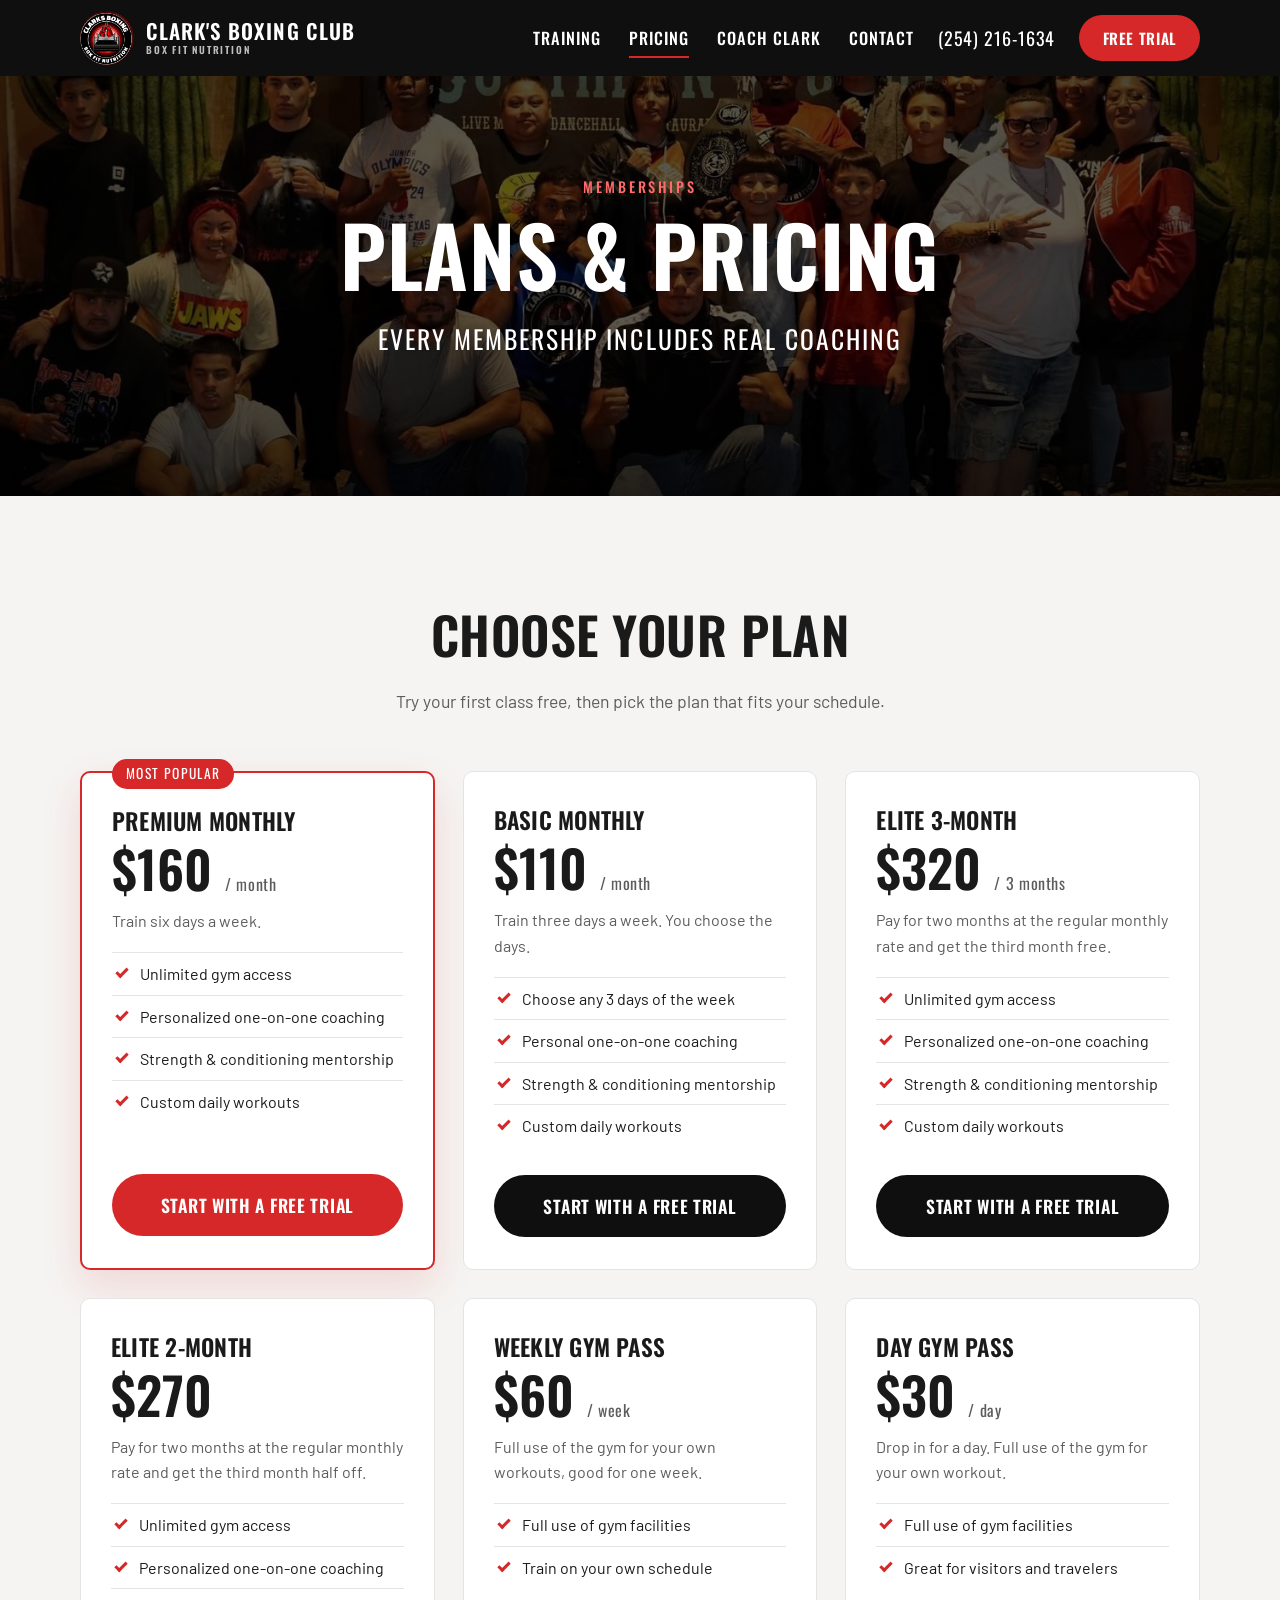
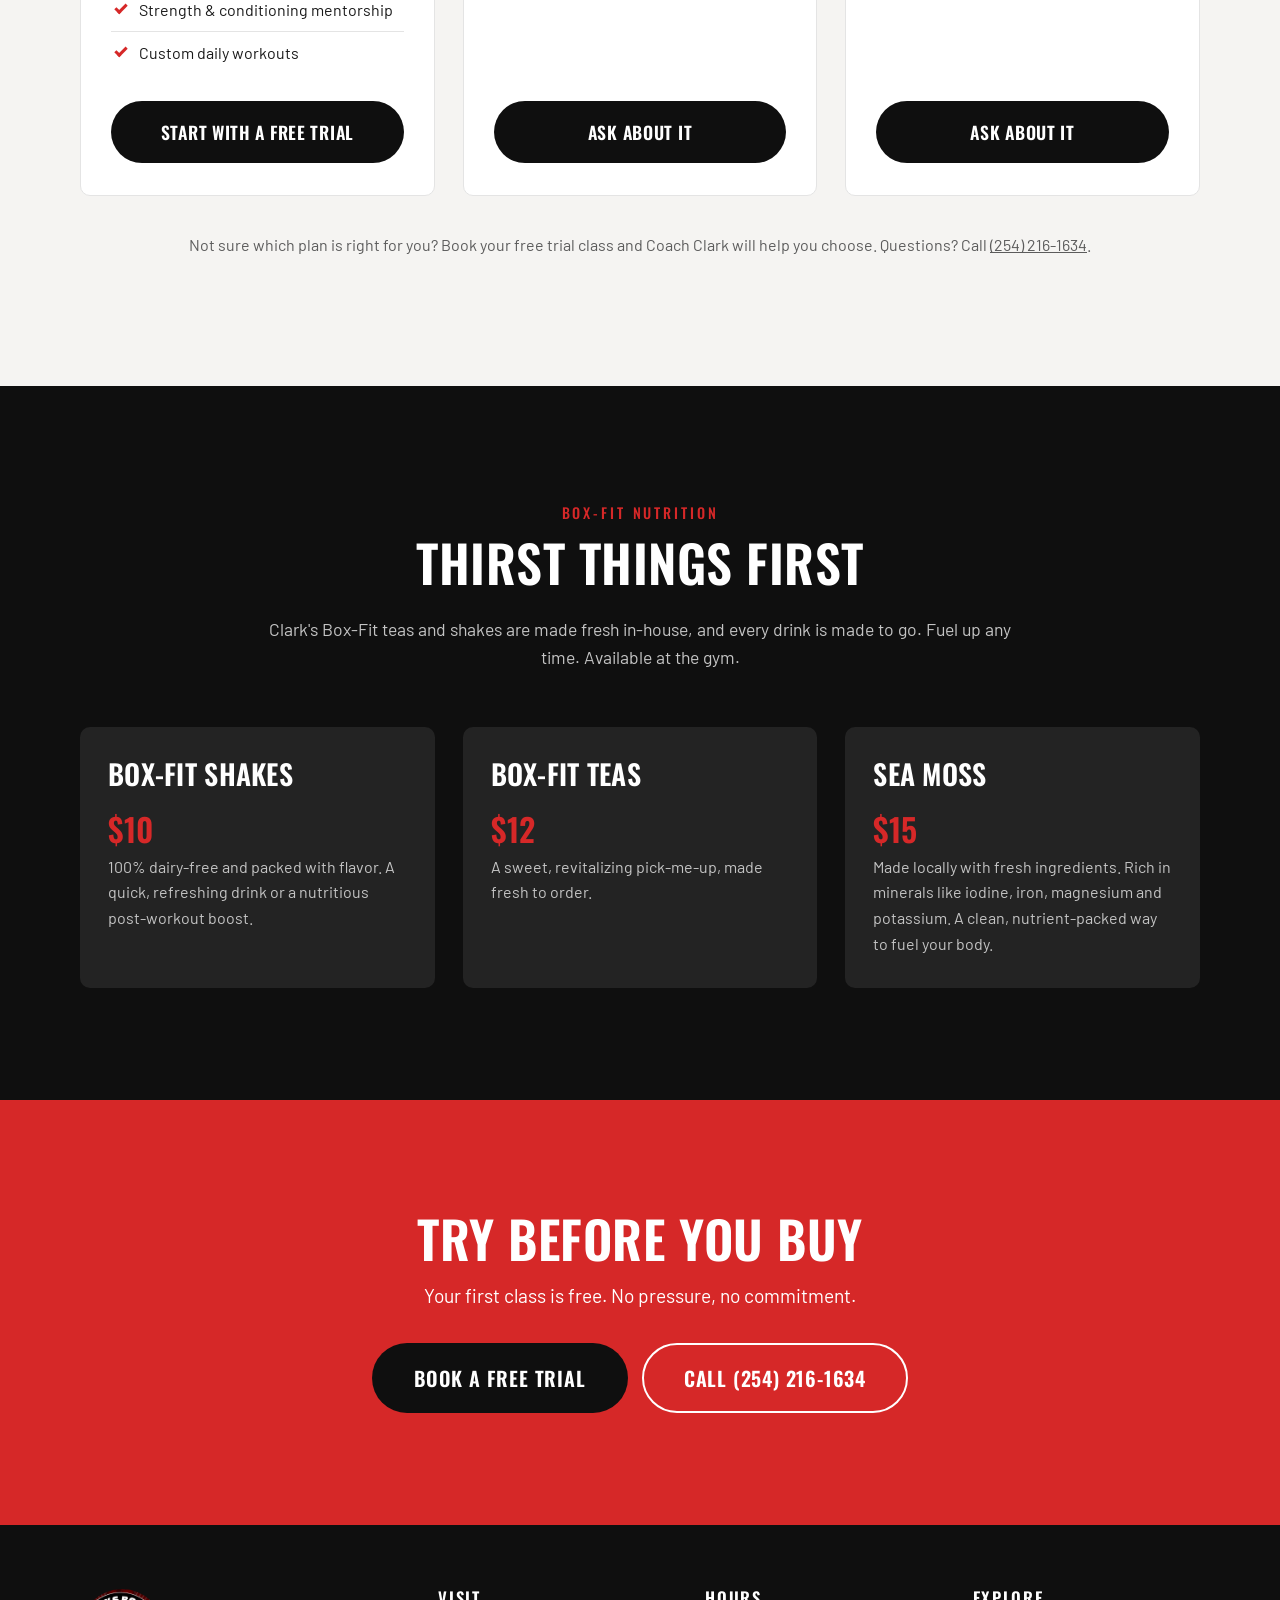
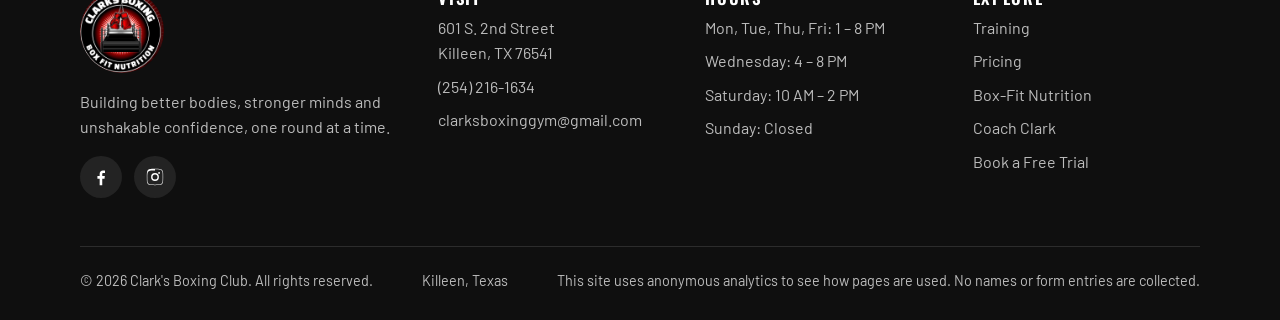
<file: pricing.html>
<!doctype html>
<html lang="en">
<head>
  <meta charset="utf-8">
  <meta name="viewport" content="width=device-width, initial-scale=1">
  <title>Plans &amp; Pricing | Clark's Boxing Club, Killeen TX</title>
  <meta name="description" content="Boxing memberships in Killeen, TX from $110/month, plus day and week passes and Box-Fit Nutrition shakes, teas and sea moss.">
  <meta property="og:title" content="Plans &amp; Pricing | Clark's Boxing Club, Killeen TX">
  <meta property="og:description" content="One-on-one boxing training with Coach Leroy Clark. Book your free trial class.">
  <meta property="og:image" content="https://clarksboxinggym.com/images/hero-mitts.jpg">
  <link rel="icon" href="images/logo-badge.jpg">
  <link rel="preconnect" href="https://fonts.googleapis.com">
  <link rel="preconnect" href="https://fonts.gstatic.com" crossorigin>
  <link href="https://fonts.googleapis.com/css2?family=Barlow:wght@400;500;600&family=Oswald:wght@500;600&display=swap" rel="stylesheet">
  <link rel="stylesheet" href="css/styles.css">
</head>
<body>
  <a class="skip-link" href="#main">Skip to content</a>

  <header class="site-header">
    <div class="wrap header-inner">
      <a class="brand" href="index.html">
        <img src="images/logo-badge.jpg" alt="Clark's Boxing logo" width="54" height="54">
        <span class="brand-name">Clark's Boxing Club<small>Box Fit Nutrition</small></span>
      </a>
      <nav class="main-nav" id="main-nav" aria-label="Main">
        <ul>
          <li><a href="training.html">Training</a></li>
          <li><a href="pricing.html" aria-current="page">Pricing</a></li>
          <li><a href="about.html">Coach Clark</a></li>
          <li><a href="contact.html">Contact</a></li>
        </ul>
        <div class="nav-extra">
          <a class="btn btn-red" href="contact.html">Book a Free Trial</a>
          <a class="btn btn-outline" href="tel:+12542161634">Call (254) 216-1634</a>
        </div>
      </nav>
      <a class="header-phone" href="tel:+12542161634">(254) 216-1634</a>
      <a class="btn btn-red btn-sm header-cta" href="contact.html">Free Trial</a>
      <button class="nav-toggle" type="button" aria-label="Open menu" aria-expanded="false" aria-controls="main-nav"><span></span><span></span><span></span></button>
    </div>
  </header>

  <main id="main">
    <section class="hero hero-sm" style="background-image: url('images/team-masters.jpg');">
      <div class="hero-content">
        <span class="eyebrow">Memberships</span>
        <h1>Plans &amp; Pricing</h1>
        <p class="tagline">Every membership includes real coaching</p>
      </div>
    </section>

    <section class="section section-paper">
      <div class="wrap">
        <div class="section-head">
          <h2>Choose Your Plan</h2>
          <p>Try your first class free, then pick the plan that fits your schedule.</p>
        </div>

        <div class="price-grid">
          <article class="plan popular">
            <span class="badge">Most Popular</span>
            <h3>Premium Monthly</h3>
            <div class="price">$160 <small>/ month</small></div>
            <p class="desc">Train six days a week.</p>
            <ul>
              <li>Unlimited gym access</li>
              <li>Personalized one-on-one coaching</li>
              <li>Strength &amp; conditioning mentorship</li>
              <li>Custom daily workouts</li>
            </ul>
            <a class="btn btn-red" href="contact.html?plan=Premium%20Monthly">Start With a Free Trial</a>
          </article>

          <article class="plan">
            <h3>Basic Monthly</h3>
            <div class="price">$110 <small>/ month</small></div>
            <p class="desc">Train three days a week. You choose the days.</p>
            <ul>
              <li>Choose any 3 days of the week</li>
              <li>Personal one-on-one coaching</li>
              <li>Strength &amp; conditioning mentorship</li>
              <li>Custom daily workouts</li>
            </ul>
            <a class="btn btn-dark" href="contact.html?plan=Basic%20Monthly">Start With a Free Trial</a>
          </article>

          <article class="plan">
            <h3>Elite 3-Month</h3>
            <div class="price">$320 <small>/ 3 months</small></div>
            <p class="desc">Pay for two months at the regular monthly rate and get the third month free.</p>
            <ul>
              <li>Unlimited gym access</li>
              <li>Personalized one-on-one coaching</li>
              <li>Strength &amp; conditioning mentorship</li>
              <li>Custom daily workouts</li>
            </ul>
            <a class="btn btn-dark" href="contact.html?plan=Elite%203-Month">Start With a Free Trial</a>
          </article>

          <!-- Copied from the old site, where this plan's wording contradicts itself
               ("2-Month", "third month half off", "valid for 3 months"). Confirm with Coach Clark. -->
          <article class="plan">
            <h3>Elite 2-Month</h3>
            <div class="price">$270</div>
            <p class="desc">Pay for two months at the regular monthly rate and get the third month half off.</p>
            <ul>
              <li>Unlimited gym access</li>
              <li>Personalized one-on-one coaching</li>
              <li>Strength &amp; conditioning mentorship</li>
              <li>Custom daily workouts</li>
            </ul>
            <a class="btn btn-dark" href="contact.html?plan=Elite%202-Month">Start With a Free Trial</a>
          </article>

          <article class="plan">
            <h3>Weekly Gym Pass</h3>
            <div class="price">$60 <small>/ week</small></div>
            <p class="desc">Full use of the gym for your own workouts, good for one week.</p>
            <ul>
              <li>Full use of gym facilities</li>
              <li>Train on your own schedule</li>
            </ul>
            <a class="btn btn-dark" href="contact.html?plan=Weekly%20Pass&amp;type=question">Ask About It</a>
          </article>

          <article class="plan">
            <h3>Day Gym Pass</h3>
            <div class="price">$30 <small>/ day</small></div>
            <p class="desc">Drop in for a day. Full use of the gym for your own workout.</p>
            <ul>
              <li>Full use of gym facilities</li>
              <li>Great for visitors and travelers</li>
            </ul>
            <a class="btn btn-dark" href="contact.html?plan=Day%20Pass&amp;type=question">Ask About It</a>
          </article>
        </div>

        <p class="price-note">Not sure which plan is right for you? Book your free trial class and Coach Clark will help you choose. Questions? Call <a href="tel:+12542161634">(254) 216-1634</a>.</p>
      </div>
    </section>

    <section class="section section-dark" id="nutrition">
      <div class="wrap">
        <div class="section-head">
          <span class="eyebrow">Box-Fit Nutrition</span>
          <h2>Thirst Things First</h2>
          <p>Clark's Box-Fit teas and shakes are made fresh in-house, and every drink is made to go. Fuel up any time. Available at the gym.</p>
        </div>
        <div class="nutrition-grid">
          <div class="nutrition-item">
            <h3>Box-Fit Shakes</h3>
            <div class="price">$10</div>
            <p>100% dairy-free and packed with flavor. A quick, refreshing drink or a nutritious post-workout boost.</p>
          </div>
          <div class="nutrition-item">
            <h3>Box-Fit Teas</h3>
            <div class="price">$12</div>
            <p>A sweet, revitalizing pick-me-up, made fresh to order.</p>
          </div>
          <div class="nutrition-item">
            <h3>Sea Moss</h3>
            <div class="price">$15</div>
            <p>Made locally with fresh ingredients. Rich in minerals like iodine, iron, magnesium and potassium. A clean, nutrient-packed way to fuel your body.</p>
          </div>
        </div>
      </div>
    </section>

    <section class="section section-red cta-band">
      <div class="wrap">
        <h2>Try Before You Buy</h2>
        <p>Your first class is free. No pressure, no commitment.</p>
        <div class="hero-actions">
          <a class="btn btn-dark" href="contact.html">Book a Free Trial</a>
          <a class="btn btn-outline" href="tel:+12542161634">Call (254) 216-1634</a>
        </div>
      </div>
    </section>
  </main>

  <footer class="site-footer">
    <div class="wrap">
      <div class="footer-grid">
        <div class="footer-brand">
          <img src="images/logo-badge.jpg" alt="Clark's Boxing logo" width="84" height="84" loading="lazy">
          <p>Building better bodies, stronger minds and unshakable confidence, one round at a time.</p>
          <div class="social">
            <a href="https://www.facebook.com/clarks.boxing.boxfit" target="_blank" rel="noopener" aria-label="Clark's Boxing on Facebook"><svg viewBox="0 0 24 24" aria-hidden="true"><path d="M13.5 22v-8h2.7l.4-3.2h-3.1V8.8c0-.9.3-1.5 1.6-1.5h1.7V4.4c-.3 0-1.3-.1-2.4-.1-2.4 0-4 1.5-4 4.1v2.4H7.7V14h2.7v8h3.1z"/></svg></a>
            <a href="https://www.instagram.com/clarks_boxing_gym/" target="_blank" rel="noopener" aria-label="Clark's Boxing on Instagram"><svg viewBox="0 0 24 24" aria-hidden="true"><path d="M12 2.2c3.2 0 3.6 0 4.8.1 1.2.1 1.8.2 2.2.4.6.2 1 .5 1.4.9.4.4.7.8.9 1.4.2.4.4 1.1.4 2.2.1 1.3.1 1.6.1 4.8s0 3.6-.1 4.8c-.1 1.2-.2 1.8-.4 2.2-.2.6-.5 1-.9 1.4-.4.4-.8.7-1.4.9-.4.2-1.1.4-2.2.4-1.3.1-1.6.1-4.8.1s-3.6 0-4.8-.1c-1.2-.1-1.8-.2-2.2-.4-.6-.2-1-.5-1.4-.9-.4-.4-.7-.8-.9-1.4-.2-.4-.4-1.1-.4-2.2C2.2 15.6 2.2 15.2 2.2 12s0-3.6.1-4.8c.1-1.2.2-1.8.4-2.2.2-.6.5-1 .9-1.4.4-.4.8-.7 1.4-.9.4-.2 1.1-.4 2.2-.4C8.4 2.2 8.8 2.2 12 2.2zm0 2c-3.1 0-3.5 0-4.7.1-1.1.1-1.7.2-2 .4-.5.2-.9.4-1.2.8-.4.4-.6.7-.8 1.2-.2.4-.3 1-.4 2C2.8 9.9 2.8 10.3 2.8 12s0 3.5.1 4.7c.1 1.1.2 1.7.4 2 .2.5.4.9.8 1.2.4.4.7.6 1.2.8.4.2 1 .3 2 .4 1.2.1 1.6.1 4.7.1s3.5 0 4.7-.1c1.1-.1 1.7-.2 2-.4.5-.2.9-.4 1.2-.8.4-.4.6-.7.8-1.2.2-.4.3-1 .4-2 .1-1.2.1-1.6.1-4.7s0-3.5-.1-4.7c-.1-1.1-.2-1.7-.4-2-.2-.5-.4-.9-.8-1.2-.4-.4-.7-.6-1.2-.8-.4-.2-1-.3-2-.4-1.2-.1-1.6-.1-4.7-.1zm0 3.1a4.7 4.7 0 1 1 0 9.4 4.7 4.7 0 0 1 0-9.4zm0 7.7a3 3 0 1 0 0-6 3 3 0 0 0 0 6zm6-7.9a1.1 1.1 0 1 1-2.2 0 1.1 1.1 0 0 1 2.2 0z"/></svg></a>
          </div>
        </div>
        <div>
          <h4>Visit</h4>
          <ul>
            <li>601 S. 2nd Street<br>Killeen, TX 76541</li>
            <li><a href="tel:+12542161634">(254) 216-1634</a></li>
            <li><a href="mailto:clarksboxinggym@gmail.com">clarksboxinggym@gmail.com</a></li>
          </ul>
        </div>
        <div>
          <h4>Hours</h4>
          <ul>
            <li>Mon, Tue, Thu, Fri: 1 – 8 PM</li>
            <li>Wednesday: 4 – 8 PM</li>
            <li>Saturday: 10 AM – 2 PM</li>
            <li>Sunday: Closed</li>
          </ul>
        </div>
        <div>
          <h4>Explore</h4>
          <ul>
            <li><a href="training.html">Training</a></li>
            <li><a href="pricing.html">Pricing</a></li>
            <li><a href="pricing.html#nutrition">Box-Fit Nutrition</a></li>
            <li><a href="about.html">Coach Clark</a></li>
            <li><a href="contact.html">Book a Free Trial</a></li>
          </ul>
        </div>
      </div>
      <div class="footer-bottom">
        <span>&copy; <span data-year>2026</span> Clark's Boxing Club. All rights reserved.</span>
        <span>Killeen, Texas</span>
        <span>This site uses anonymous analytics to see how pages are used. No names or form entries are collected.</span>
      </div>
    </div>
  </footer>

  <div class="mobile-bar">
    <a class="btn btn-outline" href="tel:+12542161634" style="color: #fff;">Call</a>
    <a class="btn btn-red" href="contact.html">Book Free Trial</a>
  </div>

  <script src="js/analytics.js"></script>
  <script src="js/main.js"></script>
</body>
</html>
</file>
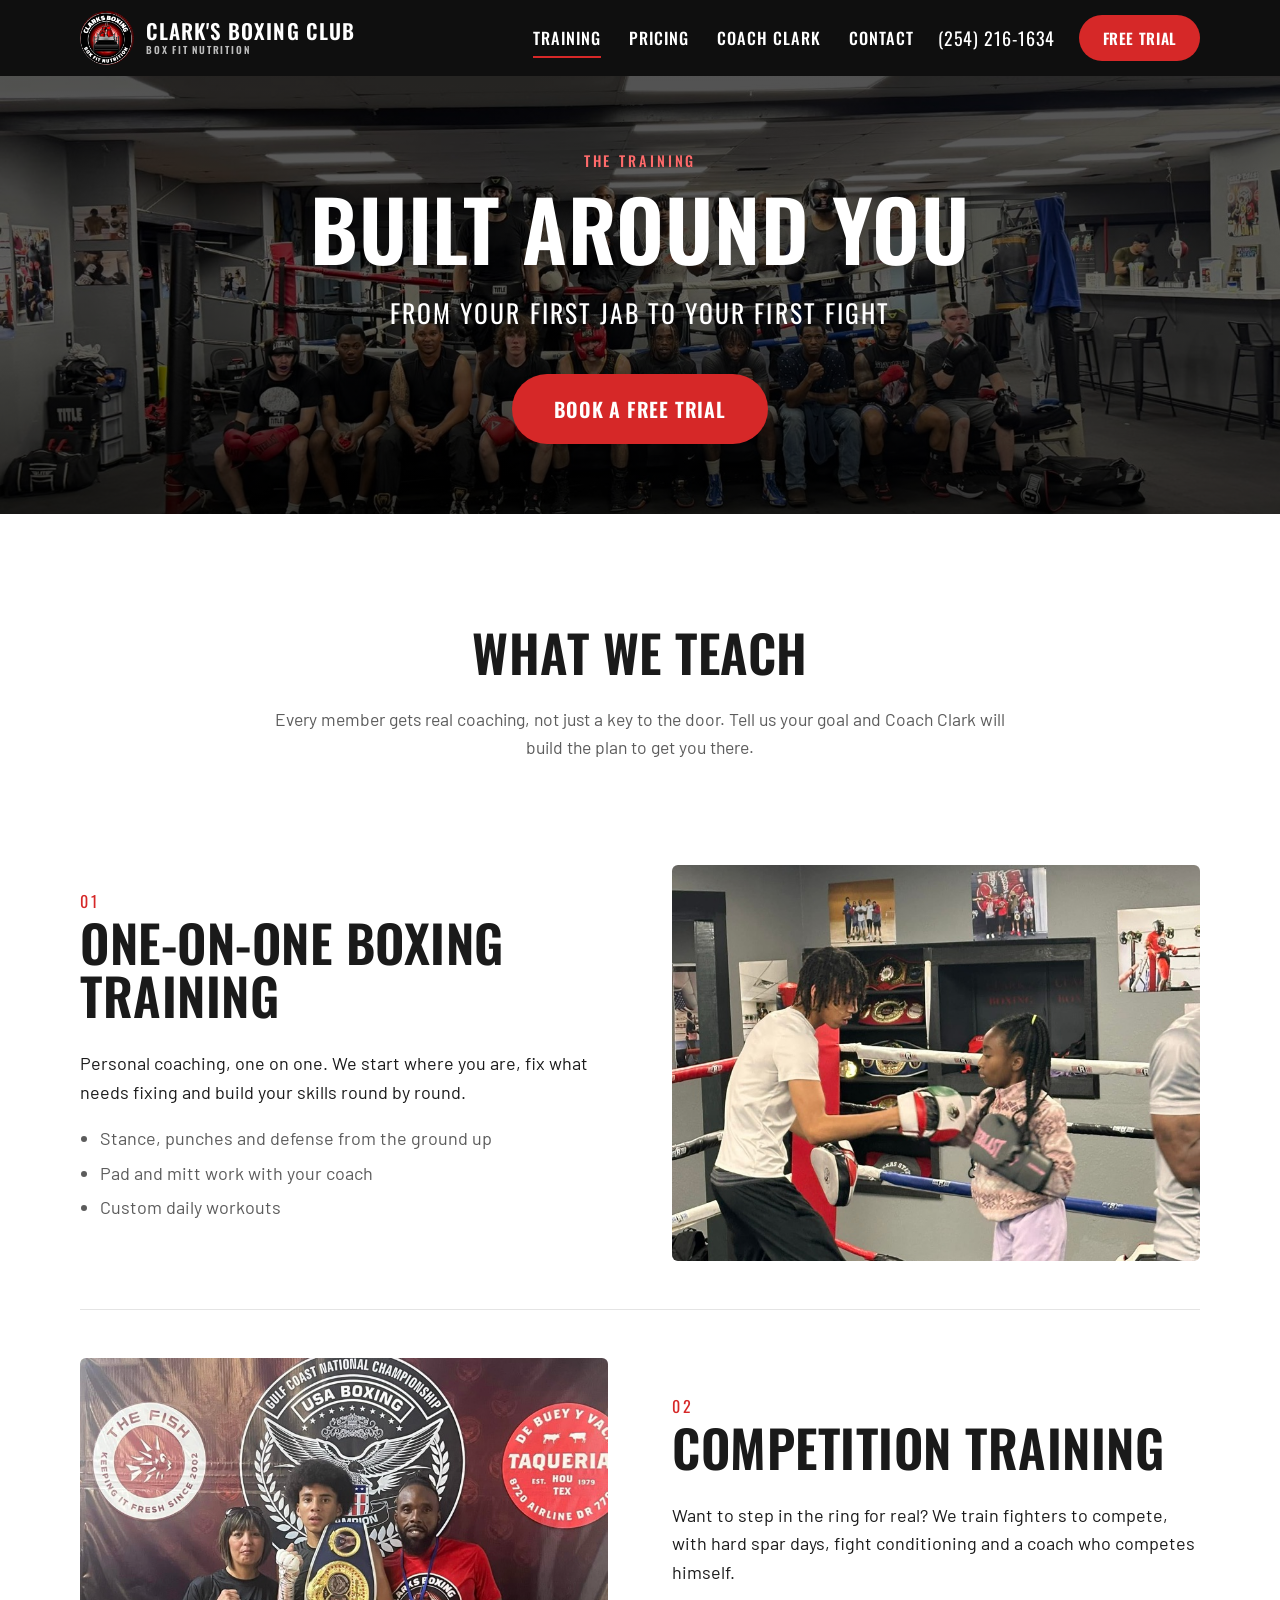
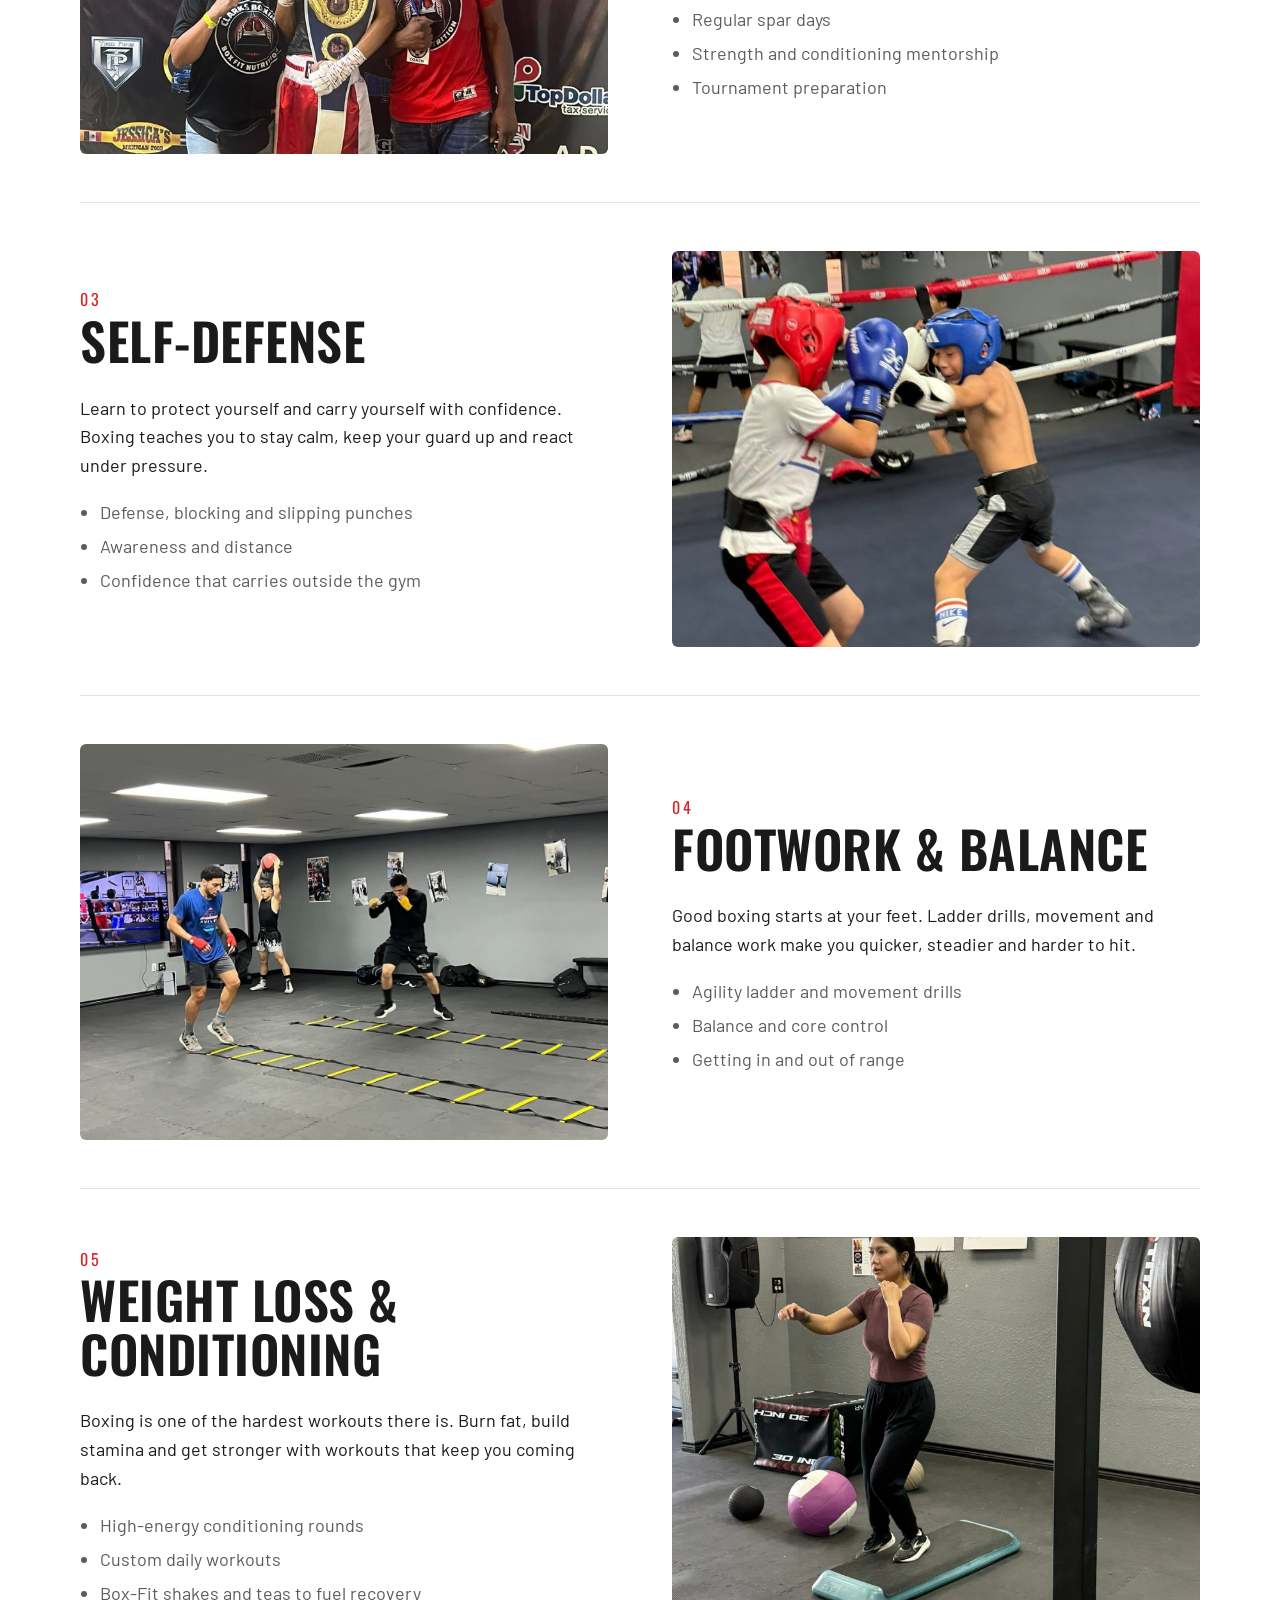
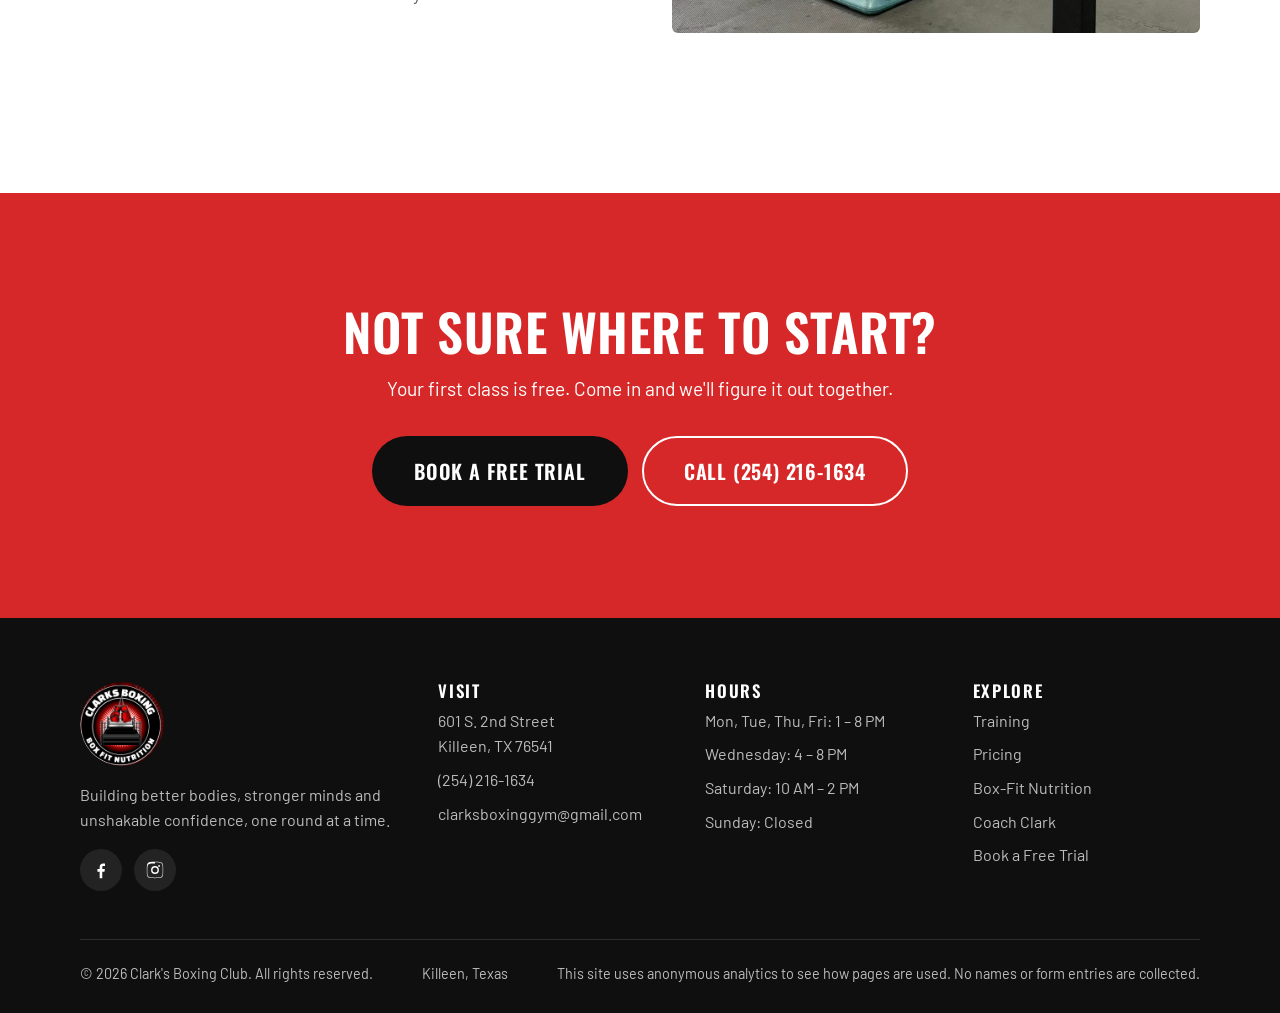
<file: training.html>
<!doctype html>
<html lang="en">
<head>
  <meta charset="utf-8">
  <meta name="viewport" content="width=device-width, initial-scale=1">
  <title>Training | Clark's Boxing Club, Killeen TX</title>
  <meta name="description" content="One-on-one boxing training, competition prep, self-defense, footwork and balance, and weight loss at Clark's Boxing Club in Killeen, TX.">
  <meta property="og:title" content="Training | Clark's Boxing Club, Killeen TX">
  <meta property="og:description" content="One-on-one boxing training with Coach Leroy Clark. Book your free trial class.">
  <meta property="og:image" content="https://clarksboxinggym.com/images/hero-mitts.jpg">
  <link rel="icon" href="images/logo-badge.jpg">
  <link rel="preconnect" href="https://fonts.googleapis.com">
  <link rel="preconnect" href="https://fonts.gstatic.com" crossorigin>
  <link href="https://fonts.googleapis.com/css2?family=Barlow:wght@400;500;600&family=Oswald:wght@500;600&display=swap" rel="stylesheet">
  <link rel="stylesheet" href="css/styles.css">
</head>
<body>
  <a class="skip-link" href="#main">Skip to content</a>

  <header class="site-header">
    <div class="wrap header-inner">
      <a class="brand" href="index.html">
        <img src="images/logo-badge.jpg" alt="Clark's Boxing logo" width="54" height="54">
        <span class="brand-name">Clark's Boxing Club<small>Box Fit Nutrition</small></span>
      </a>
      <nav class="main-nav" id="main-nav" aria-label="Main">
        <ul>
          <li><a href="training.html" aria-current="page">Training</a></li>
          <li><a href="pricing.html">Pricing</a></li>
          <li><a href="about.html">Coach Clark</a></li>
          <li><a href="contact.html">Contact</a></li>
        </ul>
        <div class="nav-extra">
          <a class="btn btn-red" href="contact.html">Book a Free Trial</a>
          <a class="btn btn-outline" href="tel:+12542161634">Call (254) 216-1634</a>
        </div>
      </nav>
      <a class="header-phone" href="tel:+12542161634">(254) 216-1634</a>
      <a class="btn btn-red btn-sm header-cta" href="contact.html">Free Trial</a>
      <button class="nav-toggle" type="button" aria-label="Open menu" aria-expanded="false" aria-controls="main-nav"><span></span><span></span><span></span></button>
    </div>
  </header>

  <main id="main">
    <section class="hero hero-sm" style="background-image: url('images/gym-floor.jpg');">
      <div class="hero-content">
        <span class="eyebrow">The Training</span>
        <h1>Built Around You</h1>
        <p class="tagline">From your first jab to your first fight</p>
        <div class="hero-actions">
          <a class="btn btn-red" href="contact.html">Book a Free Trial</a>
        </div>
      </div>
    </section>

    <section class="section">
      <div class="wrap">
        <div class="section-head">
          <h2>What We Teach</h2>
          <p>Every member gets real coaching, not just a key to the door. Tell us your goal and Coach Clark will build the plan to get you there.</p>
        </div>

        <article class="offer">
          <img src="images/coaching-in-ring.jpg" alt="Coach holding pads for a young boxer in the ring" loading="lazy">
          <div>
            <span class="num">01</span>
            <h2>One-on-One Boxing Training</h2>
            <p>Personal coaching, one on one. We start where you are, fix what needs fixing and build your skills round by round.</p>
            <ul>
              <li>Stance, punches and defense from the ground up</li>
              <li>Pad and mitt work with your coach</li>
              <li>Custom daily workouts</li>
            </ul>
          </div>
        </article>

        <article class="offer">
          <img src="images/gulf-coast-champion.jpg" alt="Clark's Boxing fighter with a championship belt at the Gulf Coast National Championship" loading="lazy">
          <div>
            <span class="num">02</span>
            <h2>Competition Training</h2>
            <p>Want to step in the ring for real? We train fighters to compete, with hard spar days, fight conditioning and a coach who competes himself.</p>
            <ul>
              <li>Regular spar days</li>
              <li>Strength and conditioning mentorship</li>
              <li>Tournament preparation</li>
            </ul>
          </div>
        </article>

        <article class="offer">
          <img src="images/youth-sparring.jpg" alt="Two young boxers sparring in headgear" loading="lazy">
          <div>
            <span class="num">03</span>
            <h2>Self-Defense</h2>
            <p>Learn to protect yourself and carry yourself with confidence. Boxing teaches you to stay calm, keep your guard up and react under pressure.</p>
            <ul>
              <li>Defense, blocking and slipping punches</li>
              <li>Awareness and distance</li>
              <li>Confidence that carries outside the gym</li>
            </ul>
          </div>
        </article>

        <article class="offer">
          <img src="images/footwork-ladder.jpg" alt="Boxers doing footwork ladder drills" loading="lazy">
          <div>
            <span class="num">04</span>
            <h2>Footwork &amp; Balance</h2>
            <p>Good boxing starts at your feet. Ladder drills, movement and balance work make you quicker, steadier and harder to hit.</p>
            <ul>
              <li>Agility ladder and movement drills</li>
              <li>Balance and core control</li>
              <li>Getting in and out of range</li>
            </ul>
          </div>
        </article>

        <article class="offer">
          <img src="images/balance-training.jpg" alt="Member doing a step and balance workout" loading="lazy">
          <div>
            <span class="num">05</span>
            <h2>Weight Loss &amp; Conditioning</h2>
            <p>Boxing is one of the hardest workouts there is. Burn fat, build stamina and get stronger with workouts that keep you coming back.</p>
            <ul>
              <li>High-energy conditioning rounds</li>
              <li>Custom daily workouts</li>
              <li>Box-Fit shakes and teas to fuel recovery</li>
            </ul>
          </div>
        </article>
      </div>
    </section>

    <section class="section section-red cta-band">
      <div class="wrap">
        <h2>Not Sure Where to Start?</h2>
        <p>Your first class is free. Come in and we'll figure it out together.</p>
        <div class="hero-actions">
          <a class="btn btn-dark" href="contact.html">Book a Free Trial</a>
          <a class="btn btn-outline" href="tel:+12542161634">Call (254) 216-1634</a>
        </div>
      </div>
    </section>
  </main>

  <footer class="site-footer">
    <div class="wrap">
      <div class="footer-grid">
        <div class="footer-brand">
          <img src="images/logo-badge.jpg" alt="Clark's Boxing logo" width="84" height="84" loading="lazy">
          <p>Building better bodies, stronger minds and unshakable confidence, one round at a time.</p>
          <div class="social">
            <a href="https://www.facebook.com/clarks.boxing.boxfit" target="_blank" rel="noopener" aria-label="Clark's Boxing on Facebook"><svg viewBox="0 0 24 24" aria-hidden="true"><path d="M13.5 22v-8h2.7l.4-3.2h-3.1V8.8c0-.9.3-1.5 1.6-1.5h1.7V4.4c-.3 0-1.3-.1-2.4-.1-2.4 0-4 1.5-4 4.1v2.4H7.7V14h2.7v8h3.1z"/></svg></a>
            <a href="https://www.instagram.com/clarks_boxing_gym/" target="_blank" rel="noopener" aria-label="Clark's Boxing on Instagram"><svg viewBox="0 0 24 24" aria-hidden="true"><path d="M12 2.2c3.2 0 3.6 0 4.8.1 1.2.1 1.8.2 2.2.4.6.2 1 .5 1.4.9.4.4.7.8.9 1.4.2.4.4 1.1.4 2.2.1 1.3.1 1.6.1 4.8s0 3.6-.1 4.8c-.1 1.2-.2 1.8-.4 2.2-.2.6-.5 1-.9 1.4-.4.4-.8.7-1.4.9-.4.2-1.1.4-2.2.4-1.3.1-1.6.1-4.8.1s-3.6 0-4.8-.1c-1.2-.1-1.8-.2-2.2-.4-.6-.2-1-.5-1.4-.9-.4-.4-.7-.8-.9-1.4-.2-.4-.4-1.1-.4-2.2C2.2 15.6 2.2 15.2 2.2 12s0-3.6.1-4.8c.1-1.2.2-1.8.4-2.2.2-.6.5-1 .9-1.4.4-.4.8-.7 1.4-.9.4-.2 1.1-.4 2.2-.4C8.4 2.2 8.8 2.2 12 2.2zm0 2c-3.1 0-3.5 0-4.7.1-1.1.1-1.7.2-2 .4-.5.2-.9.4-1.2.8-.4.4-.6.7-.8 1.2-.2.4-.3 1-.4 2C2.8 9.9 2.8 10.3 2.8 12s0 3.5.1 4.7c.1 1.1.2 1.7.4 2 .2.5.4.9.8 1.2.4.4.7.6 1.2.8.4.2 1 .3 2 .4 1.2.1 1.6.1 4.7.1s3.5 0 4.7-.1c1.1-.1 1.7-.2 2-.4.5-.2.9-.4 1.2-.8.4-.4.6-.7.8-1.2.2-.4.3-1 .4-2 .1-1.2.1-1.6.1-4.7s0-3.5-.1-4.7c-.1-1.1-.2-1.7-.4-2-.2-.5-.4-.9-.8-1.2-.4-.4-.7-.6-1.2-.8-.4-.2-1-.3-2-.4-1.2-.1-1.6-.1-4.7-.1zm0 3.1a4.7 4.7 0 1 1 0 9.4 4.7 4.7 0 0 1 0-9.4zm0 7.7a3 3 0 1 0 0-6 3 3 0 0 0 0 6zm6-7.9a1.1 1.1 0 1 1-2.2 0 1.1 1.1 0 0 1 2.2 0z"/></svg></a>
          </div>
        </div>
        <div>
          <h4>Visit</h4>
          <ul>
            <li>601 S. 2nd Street<br>Killeen, TX 76541</li>
            <li><a href="tel:+12542161634">(254) 216-1634</a></li>
            <li><a href="mailto:clarksboxinggym@gmail.com">clarksboxinggym@gmail.com</a></li>
          </ul>
        </div>
        <div>
          <h4>Hours</h4>
          <ul>
            <li>Mon, Tue, Thu, Fri: 1 – 8 PM</li>
            <li>Wednesday: 4 – 8 PM</li>
            <li>Saturday: 10 AM – 2 PM</li>
            <li>Sunday: Closed</li>
          </ul>
        </div>
        <div>
          <h4>Explore</h4>
          <ul>
            <li><a href="training.html">Training</a></li>
            <li><a href="pricing.html">Pricing</a></li>
            <li><a href="pricing.html#nutrition">Box-Fit Nutrition</a></li>
            <li><a href="about.html">Coach Clark</a></li>
            <li><a href="contact.html">Book a Free Trial</a></li>
          </ul>
        </div>
      </div>
      <div class="footer-bottom">
        <span>&copy; <span data-year>2026</span> Clark's Boxing Club. All rights reserved.</span>
        <span>Killeen, Texas</span>
        <span>This site uses anonymous analytics to see how pages are used. No names or form entries are collected.</span>
      </div>
    </div>
  </footer>

  <div class="mobile-bar">
    <a class="btn btn-outline" href="tel:+12542161634" style="color: #fff;">Call</a>
    <a class="btn btn-red" href="contact.html">Book Free Trial</a>
  </div>

  <script src="js/analytics.js"></script>
  <script src="js/main.js"></script>
</body>
</html>
</file>
<file: css/styles.css>
/* Clark's Boxing Club — shared styles */

:root {
  --red: #d62828;
  --red-dark: #b01e1e;
  --black: #0f0f0f;
  --ink: #1a1a1a;
  --charcoal: #232323;
  --grey: #5c5c5c;
  --line: #e4e4e4;
  --paper: #f5f4f2;
  --white: #ffffff;

  --font-head: "Oswald", "Arial Narrow", sans-serif;
  --font-body: "Barlow", "Helvetica Neue", Arial, sans-serif;

  --wrap: 1200px;
  --gutter: clamp(16px, 4vw, 40px);
  --header-h: 76px;
  --radius: 6px;
}

*,
*::before,
*::after { box-sizing: border-box; }

html { scroll-behavior: smooth; scroll-padding-top: var(--header-h); }

body {
  margin: 0;
  font-family: var(--font-body);
  font-size: 18px;
  line-height: 1.6;
  color: var(--ink);
  background: var(--white);
  -webkit-font-smoothing: antialiased;
}

img { max-width: 100%; display: block; }
a { color: inherit; }

h1, h2, h3, h4 {
  font-family: var(--font-head);
  font-weight: 600;
  text-transform: uppercase;
  line-height: 1.05;
  letter-spacing: 0.01em;
  margin: 0 0 0.5em;
}
h1 { font-size: clamp(2.6rem, 7vw, 5.2rem); }
h2 { font-size: clamp(2rem, 4.4vw, 3.2rem); }
h3 { font-size: clamp(1.4rem, 2.4vw, 1.75rem); }
p { margin: 0 0 1em; }

.wrap { width: 100%; max-width: var(--wrap); margin: 0 auto; padding: 0 var(--gutter); }

.skip-link {
  position: absolute; left: -999px; top: 8px;
  background: var(--red); color: var(--white); padding: 10px 16px; z-index: 200;
}
.skip-link:focus { left: 8px; }

:focus-visible { outline: 3px solid var(--red); outline-offset: 3px; }

/* ---------- Buttons ---------- */
.btn {
  display: inline-flex; align-items: center; justify-content: center; gap: 0.5em;
  font-family: var(--font-head); font-weight: 600; text-transform: uppercase;
  font-size: 1.1rem; letter-spacing: 0.04em; text-decoration: none;
  padding: 0.85em 2em; border-radius: 999px; border: 2px solid transparent;
  cursor: pointer; transition: background 0.2s, color 0.2s, border-color 0.2s, transform 0.2s;
}
.btn:hover { transform: translateY(-1px); }
.btn-red { background: var(--red); color: var(--white); }
.btn-red:hover { background: var(--red-dark); }
.btn-outline { border-color: currentColor; color: inherit; background: transparent; }
.btn-outline:hover { background: var(--white); color: var(--black); border-color: var(--white); }
.btn-dark { background: var(--black); color: var(--white); }
.btn-dark:hover { background: var(--charcoal); }
.btn-sm { font-size: 0.95rem; padding: 0.6em 1.4em; white-space: nowrap; }

/* ---------- Header ---------- */
.site-header {
  position: sticky; top: 0; z-index: 100;
  background: var(--black); color: var(--white);
  height: var(--header-h);
  transition: box-shadow 0.2s;
}
.site-header.scrolled { box-shadow: 0 4px 18px rgba(0, 0, 0, 0.45); }
.header-inner { height: 100%; display: flex; align-items: center; gap: 24px; }

.brand { display: flex; align-items: center; gap: 12px; text-decoration: none; margin-right: auto; }
.brand img { width: 54px; height: 54px; border-radius: 50%; }
.brand-name {
  font-family: var(--font-head); font-weight: 600; text-transform: uppercase;
  font-size: 1.3rem; letter-spacing: 0.05em; line-height: 1; white-space: nowrap;
}
.brand-name small { display: block; font-size: 0.62rem; letter-spacing: 0.18em; color: #bdbdbd; margin-top: 4px; }

.main-nav ul { list-style: none; margin: 0; padding: 0; display: flex; gap: 28px; }
.main-nav a {
  white-space: nowrap;
  font-family: var(--font-head); text-transform: uppercase; font-weight: 500;
  letter-spacing: 0.06em; text-decoration: none; font-size: 1.02rem; padding: 6px 0;
  border-bottom: 2px solid transparent;
}
.main-nav a:hover,
.main-nav a[aria-current="page"] { border-bottom-color: var(--red); }

.header-phone {
  font-family: var(--font-head); letter-spacing: 0.05em; text-decoration: none; white-space: nowrap;
}
.header-phone:hover { color: var(--red); }

.nav-toggle {
  display: none; background: none; border: 0; color: var(--white); cursor: pointer;
  width: 44px; height: 44px; padding: 10px;
}
.nav-toggle span { display: block; height: 2px; background: currentColor; margin: 6px 0; transition: transform 0.2s, opacity 0.2s; }
.nav-open .nav-toggle span:nth-child(1) { transform: translateY(8px) rotate(45deg); }
.nav-open .nav-toggle span:nth-child(2) { opacity: 0; }
.nav-open .nav-toggle span:nth-child(3) { transform: translateY(-8px) rotate(-45deg); }

/* ---------- Hero ---------- */
.hero {
  position: relative; color: var(--white); text-align: center;
  min-height: min(88vh, 760px);
  display: flex; align-items: center; justify-content: center;
  background: var(--black) center / cover no-repeat;
  isolation: isolate;
}
.hero::before {
  content: ""; position: absolute; inset: 0; z-index: -1;
  background: linear-gradient(180deg, rgba(0,0,0,0.55) 0%, rgba(0,0,0,0.45) 50%, rgba(0,0,0,0.75) 100%);
}
.hero-content { padding: 80px var(--gutter); max-width: 980px; }
.hero h1 { margin-bottom: 0.25em; text-shadow: 0 2px 20px rgba(0,0,0,0.4); }
.hero .tagline {
  font-family: var(--font-head); text-transform: uppercase; letter-spacing: 0.08em;
  font-size: clamp(1.05rem, 2.4vw, 1.6rem); margin-bottom: 1.6em;
}
.hero-actions { display: flex; flex-wrap: wrap; gap: 14px; justify-content: center; }
.hero-actions .btn { font-size: 1.25rem; }

.hero-sm { min-height: 420px; }
.hero-sm::before { background: linear-gradient(180deg, rgba(0,0,0,0.68) 0%, rgba(0,0,0,0.6) 50%, rgba(0,0,0,0.8) 100%); }
.hero-sm .hero-content { padding: 70px var(--gutter); }

.eyebrow {
  display: inline-block; font-family: var(--font-head); text-transform: uppercase;
  letter-spacing: 0.2em; font-size: 0.9rem; color: var(--red); margin-bottom: 0.8em; font-weight: 500;
}
.hero .eyebrow { color: #ff6b6b; }

/* ---------- Sections ---------- */
.section { padding: clamp(64px, 9vw, 112px) 0; }
.section-dark { background: var(--black); color: var(--white); }
.section-paper { background: var(--paper); }
.section-red { background: var(--red); color: var(--white); }
.section-head { text-align: center; max-width: 760px; margin: 0 auto 56px; }
.section-head p { color: var(--grey); font-size: 1.1rem; }
.section-dark .section-head p { color: #c4c4c4; }

/* ---------- Photo cards (2x2 grid, Title-style) ---------- */
.card-grid { display: grid; grid-template-columns: repeat(2, 1fr); gap: 56px 40px; }
.photo-card img {
  width: 100%; aspect-ratio: 4 / 3; object-fit: cover; border-radius: var(--radius);
  margin-bottom: 22px; background: var(--charcoal);
}
.photo-card h3 { font-size: clamp(1.6rem, 3vw, 2.1rem); margin-bottom: 0.3em; }
.photo-card p { color: var(--grey); max-width: 52ch; }

/* ---------- Welcome / split ---------- */
.split { display: grid; grid-template-columns: 1fr 1fr; gap: clamp(32px, 6vw, 80px); align-items: center; }
.split img { width: 100%; border-radius: var(--radius); aspect-ratio: 4 / 5; object-fit: cover; }
.split .lead { font-size: 1.2rem; }
.split.reverse > :first-child { order: 2; }

/* ---------- Coach's corner ---------- */
.quote {
  font-family: var(--font-head); text-transform: uppercase; font-weight: 500;
  font-size: clamp(1.6rem, 3.4vw, 2.5rem); line-height: 1.2; margin: 0 0 0.6em;
}
.quote::before { content: "\201C"; color: var(--red); }
.quote::after { content: "\201D"; color: var(--red); }
.quote-by { font-family: var(--font-head); letter-spacing: 0.12em; text-transform: uppercase; color: #bdbdbd; }

.wins { list-style: none; padding: 0; margin: 36px 0 0; display: grid; gap: 16px; }
.wins li { border-left: 4px solid var(--red); padding: 4px 0 4px 18px; }
.wins strong { display: block; font-family: var(--font-head); text-transform: uppercase; font-weight: 600; font-size: 1.2rem; letter-spacing: 0.03em; }
.wins span { color: #c4c4c4; }

/* ---------- Gallery ---------- */
.gallery { display: grid; grid-template-columns: repeat(6, 1fr); gap: 6px; }
.gallery img { width: 100%; aspect-ratio: 1; object-fit: cover; transition: opacity 0.2s; }
.gallery a:hover img { opacity: 0.85; }
.gallery-cta { display: flex; justify-content: center; flex-wrap: wrap; gap: 12px; margin-top: 36px; }

/* ---------- Videos ---------- */
.video { position: relative; aspect-ratio: 16 / 9; background: #000; border-radius: var(--radius); overflow: hidden; }
.video iframe { position: absolute; inset: 0; width: 100%; height: 100%; border: 0; }
.video-grid { display: grid; grid-template-columns: repeat(2, 1fr); gap: 40px; }
.video-grid .video-feature { grid-column: 1 / -1; }
.video-item h3 { margin-top: 18px; font-size: 1.3rem; }
.video-item p { color: #c4c4c4; font-size: 1rem; }

/* ---------- Training list ---------- */
.offer { display: grid; grid-template-columns: 1fr 1fr; gap: clamp(28px, 5vw, 64px); align-items: center; padding: 48px 0; border-bottom: 1px solid var(--line); }
.offer:last-child { border-bottom: 0; }
.offer img { width: 100%; aspect-ratio: 4 / 3; object-fit: cover; border-radius: var(--radius); }
.offer:nth-child(even) > img { order: 2; }
.offer .num { font-family: var(--font-head); color: var(--red); font-size: 1rem; letter-spacing: 0.2em; }
.offer ul { padding-left: 1.1em; color: var(--grey); }
.offer li { margin-bottom: 0.3em; }

/* ---------- Pricing ---------- */
.price-grid { display: grid; grid-template-columns: repeat(3, 1fr); gap: 28px; }
.plan {
  position: relative; background: var(--white); border: 1px solid var(--line); border-radius: 10px;
  padding: 36px 30px 32px; display: flex; flex-direction: column;
}
.plan.popular { border: 2px solid var(--red); box-shadow: 0 16px 40px rgba(214, 40, 40, 0.14); }
.plan .badge {
  position: absolute; top: -14px; left: 30px; background: var(--red); color: var(--white);
  font-family: var(--font-head); text-transform: uppercase; letter-spacing: 0.1em; font-size: 0.85rem;
  padding: 4px 14px; border-radius: 999px;
}
.plan h3 { font-size: 1.45rem; margin-bottom: 0.4em; }
.plan .price { font-family: var(--font-head); font-size: 3.2rem; font-weight: 600; line-height: 1; }
.plan .price small { font-size: 1rem; color: var(--grey); font-weight: 400; letter-spacing: 0.04em; }
.plan .desc { color: var(--grey); font-size: 1rem; margin: 14px 0 18px; }
.plan ul { list-style: none; padding: 0; margin: 0 0 28px; flex: 1; }
.plan li { padding: 8px 0 8px 28px; border-top: 1px solid var(--line); position: relative; font-size: 1rem; }
.plan li::before {
  content: ""; position: absolute; left: 4px; top: 15px; width: 12px; height: 7px;
  border-left: 3px solid var(--red); border-bottom: 3px solid var(--red); transform: rotate(-45deg);
}
.plan .btn { width: 100%; }
.price-note { text-align: center; color: var(--grey); margin-top: 36px; font-size: 1rem; }

.nutrition-grid { display: grid; grid-template-columns: repeat(3, 1fr); gap: 28px; }
.nutrition-item { background: var(--charcoal); border-radius: 10px; padding: 32px 28px; }
.nutrition-item .price { font-family: var(--font-head); color: var(--red); font-size: 2rem; font-weight: 600; }
.nutrition-item p { color: #c4c4c4; font-size: 1rem; margin: 0; }

/* ---------- CTA band ---------- */
.cta-band { text-align: center; }
.cta-band h2 { margin-bottom: 0.3em; }
.cta-band p { font-size: 1.2rem; margin-bottom: 1.6em; }
.cta-band .hero-actions .btn-outline:hover { color: var(--red); }

/* ---------- Visit / contact info ---------- */
.visit { display: grid; grid-template-columns: 1fr 1fr 1.3fr; gap: 40px; align-items: start; }
.visit h3 { font-size: 1.3rem; color: var(--red); }
.visit address { font-style: normal; }
.visit a { text-decoration: none; }
.visit a:hover { color: var(--red); }
.hours { width: 100%; border-collapse: collapse; font-size: 1rem; }
.hours td { padding: 6px 0; border-bottom: 1px solid rgba(255,255,255,0.12); }
.hours td:last-child { text-align: right; white-space: nowrap; }
.section-paper .hours td, .contact-side .hours td { border-bottom-color: var(--line); }
.map { width: 100%; aspect-ratio: 4 / 3; border: 0; border-radius: var(--radius); filter: grayscale(0.2); }

/* ---------- Contact form ---------- */
.contact-layout { display: grid; grid-template-columns: 1.4fr 1fr; gap: clamp(32px, 6vw, 72px); align-items: start; }
.form { display: grid; gap: 20px; }
.form-row { display: grid; grid-template-columns: 1fr 1fr; gap: 20px; }
.field label { display: block; font-weight: 600; margin-bottom: 6px; font-size: 1rem; }
.field input, .field select, .field textarea {
  width: 100%; font: inherit; font-size: 1rem; padding: 14px 16px;
  border: 1.5px solid #cfcfcf; border-radius: var(--radius); background: var(--white); color: var(--ink);
}
.field input:focus, .field select:focus, .field textarea:focus { border-color: var(--red); outline: none; box-shadow: 0 0 0 3px rgba(214, 40, 40, 0.15); }
.field textarea { min-height: 140px; resize: vertical; }
.choice { display: flex; gap: 12px; flex-wrap: wrap; }
.choice label {
  flex: 1 1 200px; display: flex; align-items: center; gap: 10px; cursor: pointer;
  border: 1.5px solid #cfcfcf; border-radius: var(--radius); padding: 14px 16px; font-weight: 600;
}
.choice input { accent-color: var(--red); width: 18px; height: 18px; }
.choice label:has(input:checked) { border-color: var(--red); background: #fff4f4; }
.form .hp { position: absolute; left: -9999px; }
.form-status { padding: 16px 18px; border-radius: var(--radius); font-weight: 600; display: none; }
.form-status.ok { display: block; background: #eaf7ee; color: #1d6b35; }
.form-status.err { display: block; background: #fdecec; color: #9b1c1c; }
.contact-side { background: var(--paper); border-radius: 10px; padding: 32px; }
.contact-side h3 { font-size: 1.3rem; color: var(--red); margin-top: 1.4em; }
.contact-side h3:first-child { margin-top: 0; }
.contact-side a { text-decoration: none; font-weight: 600; }
.contact-side a:hover { color: var(--red); }
.big-phone { font-family: var(--font-head); font-size: 2rem; letter-spacing: 0.03em; }

/* ---------- Footer ---------- */
.site-footer { background: var(--black); color: #bdbdbd; padding: 64px 0 28px; font-size: 1rem; }
.footer-grid { display: grid; grid-template-columns: 1.4fr 1fr 1fr 1fr; gap: 40px; }
.site-footer h4 { color: var(--white); font-size: 1.05rem; letter-spacing: 0.1em; }
.site-footer ul { list-style: none; padding: 0; margin: 0; }
.site-footer li { margin-bottom: 8px; }
.site-footer a { text-decoration: none; }
.site-footer a:hover { color: var(--white); }
.footer-brand img { width: 84px; height: 84px; border-radius: 50%; margin-bottom: 16px; }
.social { display: flex; gap: 12px; margin-top: 16px; }
.social a {
  width: 42px; height: 42px; border-radius: 50%; background: var(--charcoal);
  display: grid; place-items: center; color: var(--white);
}
.social a:hover { background: var(--red); }
.social svg { width: 20px; height: 20px; fill: currentColor; }
.footer-bottom { border-top: 1px solid #2c2c2c; margin-top: 48px; padding-top: 22px; font-size: 0.9rem; display: flex; justify-content: space-between; gap: 16px; flex-wrap: wrap; }

/* ---------- Mobile action bar ---------- */
.mobile-bar { display: none; }

/* ---------- Responsive ---------- */
@media (max-width: 1020px) {
  .header-phone { display: none; }
  .price-grid, .nutrition-grid { grid-template-columns: repeat(2, 1fr); }
  .visit { grid-template-columns: 1fr 1fr; }
  .visit .map-wrap { grid-column: 1 / -1; }
  .footer-grid { grid-template-columns: 1fr 1fr; }
  .gallery { grid-template-columns: repeat(4, 1fr); }
}

/* Menu collapses into the toggle button below 1100px so the header never wraps */
@media (max-width: 1100px) {
  .nav-toggle { display: block; }
  .main-nav {
    position: fixed; top: var(--header-h); left: 0; right: 0; bottom: 0;
    background: var(--black); padding: 24px var(--gutter);
    transform: translateX(100%); transition: transform 0.25s ease; overflow-y: auto;
  }
  .nav-open .main-nav { transform: none; }
  .main-nav ul { flex-direction: column; gap: 0; }
  .main-nav a { display: block; font-size: 1.6rem; padding: 14px 0; border-bottom: 1px solid #2a2a2a; }
  .main-nav a[aria-current="page"] { color: var(--red); border-bottom-color: #2a2a2a; }
  .main-nav .nav-extra { display: grid; gap: 12px; margin-top: 28px; }
  .main-nav .nav-extra .btn { display: flex; font-size: 1.15rem; padding: 0.85em 1.5em; border: 2px solid transparent; }
  .main-nav .nav-extra .btn-outline { border-color: var(--white); }
}

@media (max-width: 860px) {
  :root { --header-h: 66px; }
  body { font-size: 17px; padding-bottom: 68px; }
  .brand img { width: 46px; height: 46px; }
  .brand-name { font-size: 1.1rem; }
  .header-cta { display: none; }

  .card-grid, .split, .offer, .video-grid, .contact-layout { grid-template-columns: 1fr; }
  .split.reverse > :first-child, .offer:nth-child(even) > img { order: 0; }
  .split img { aspect-ratio: 4 / 3; }
  .hero { min-height: 78vh; }
  .hero-sm { min-height: 340px; }

  .mobile-bar {
    display: grid; grid-template-columns: 1fr 1.4fr; gap: 8px;
    position: fixed; left: 0; right: 0; bottom: 0; z-index: 90;
    background: var(--black); padding: 10px 12px calc(10px + env(safe-area-inset-bottom));
    box-shadow: 0 -4px 16px rgba(0,0,0,0.35);
  }
  .mobile-bar .btn { padding: 0.7em 1em; font-size: 1rem; }
}

@media (min-width: 1101px) {
  .main-nav .nav-extra { display: none; }
}

@media (max-width: 600px) {
  .price-grid, .nutrition-grid, .visit, .footer-grid, .form-row { grid-template-columns: 1fr; }
  .gallery { grid-template-columns: repeat(3, 1fr); gap: 4px; }
  .hero-actions .btn { width: 100%; }
  .contact-side { padding: 24px; }
}

@media (prefers-reduced-motion: reduce) {
  html { scroll-behavior: auto; }
  * { transition: none !important; }
}
</file>
